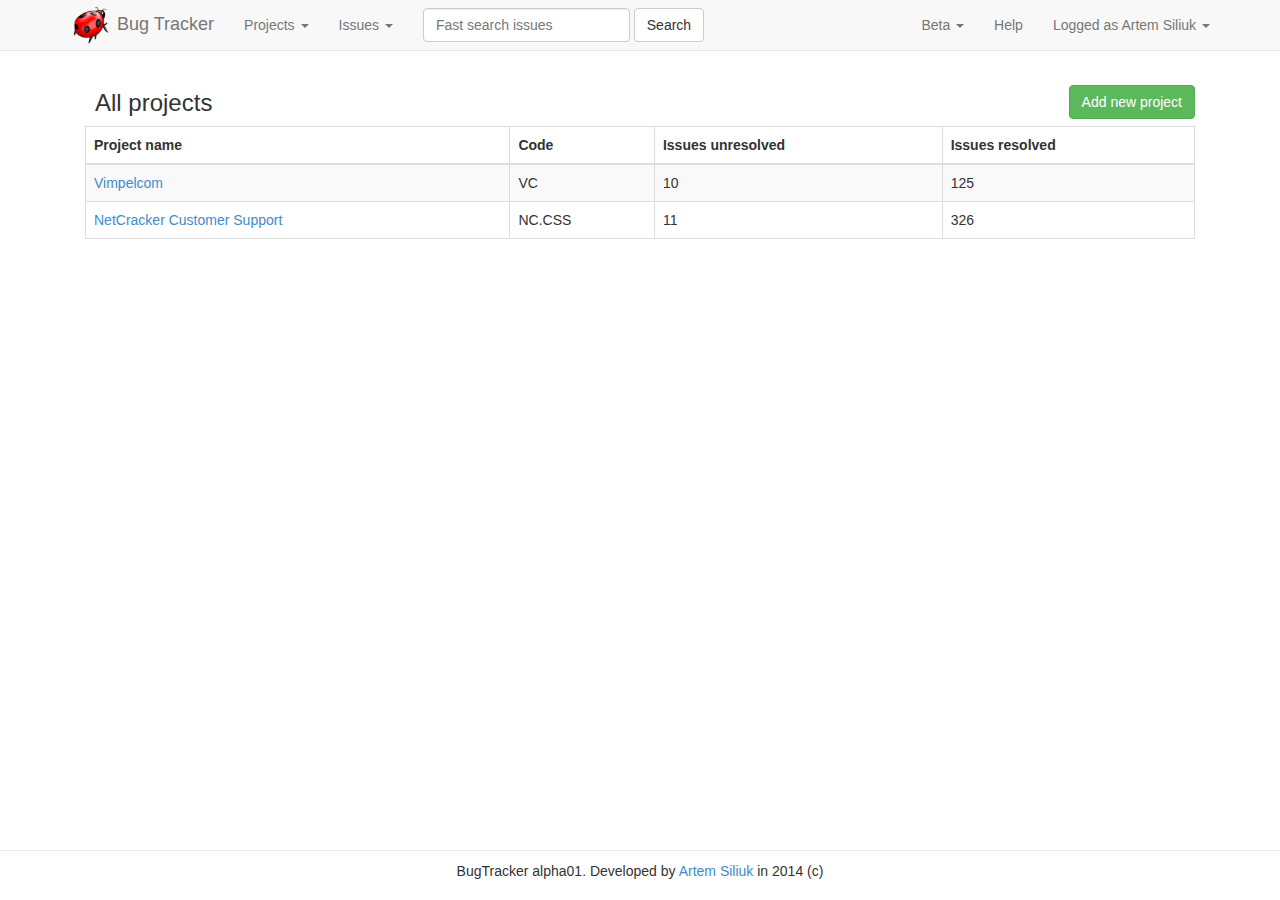
<file: index.html>
<!DOCTYPE html>
<html lang="en">
<head>
    <meta charset="utf-8">
    <meta http-equiv="X-UA-Compatible" content="IE=edge">
    <meta name="viewport" content="width=device-width, initial-scale=1">
    <title>Bug Tracker</title>

    <!-- Bootstrap -->
    <link href="css/bootstrap.min.css" rel="stylesheet">
    <link href="css/style.css" rel="stylesheet">
    <link href="logo.png" rel="shortcut icon" type="image/x-icon"/>

    <!-- HTML5 Shim and Respond.js IE8 support of HTML5 elements and media queries -->
    <!-- WARNING: Respond.js doesn't work if you view the page via file:// -->
    <!--[if lt IE 9]>
    <script src="https://oss.maxcdn.com/html5shiv/3.7.2/html5shiv.min.js"></script>
    <script src="https://oss.maxcdn.com/respond/1.4.2/respond.min.js"></script>
    <![endif]-->
</head>
<body>
<div id="header">
    <nav class="navbar navbar-default navbar-fixed-top" role="navigation">
        <div class="container">
            <!-- Brand and toggle get grouped for better mobile display -->
            <div class="navbar-header">
                <button type="button" class="navbar-toggle collapsed" data-toggle="collapse"
                        data-target="#bs-example-navbar-collapse-1">
                    <span class="sr-only">Toggle navigation</span>
                    <span class="icon-bar"></span>
                    <span class="icon-bar"></span>
                    <span class="icon-bar"></span>
                </button>
                <a class="navbar-brand" href="index.html">
                    <img alt="Brand" src="img/logo.png" height="42px"> Bug Tracker </a>
            </div>

            <!-- Collect the nav links, forms, and other content for toggling -->
            <div class="collapse navbar-collapse" id="bs-example-navbar-collapse-1">
                <ul class="nav navbar-nav">
                    <li class="dropdown">
                        <a href="#" class="dropdown-toggle" data-toggle="dropdown">Projects <span class="caret"></span></a>
                        <ul class="dropdown-menu" role="menu">
                            <li><a href="#">Current project</a></li>
                            <li class="divider"></li>
                            <li><a href="project.html?id=1">Vimpelcom</a></li>
                            <li><a href="project.html?id=2">NC.CSS</a></li>
                            <li><a href="#">Sumy Courses</a></li>
                            <li class="divider"></li>
                            <li><a href="index.html">All projects</a></li>
                        </ul>
                    </li>
                    <li class="dropdown">
                        <a href="#" class="dropdown-toggle" data-toggle="dropdown">Issues <span
                                class="caret"></span></a>
                        <ul class="dropdown-menu" role="menu">
                            <li><a href="#">Assigned to me</a></li>
                            <li><a href="#">Reported by me</a></li>
                            <li class="divider"></li>
                            <li><a href="#">All issues</a></li>
                        </ul>
                    </li>
                </ul>
                <form class="navbar-form navbar-left" role="search">
                    <div class="form-group">
                        <input type="text" class="form-control" placeholder="Fast search issues">
                    </div>
                    <button type="submit" class="btn btn-default">Search</button>
                </form>
                <ul class="nav navbar-nav navbar-right">
                    <li class="dropdown">
                        <a href="#" class="dropdown-toggle" data-toggle="dropdown">Beta <span
                                class="caret"></span></a>
                        <ul class="dropdown-menu" role="menu">
                            <li><a href="new.html">What's new</a></li>
                            <li><a href="feedback.html">Feedback</a></li>
                        </ul>
                    </li>
                    <li><a href="help.html">Help </a></li>
                    <li class="dropdown">
                        <a href="#" class="dropdown-toggle" data-toggle="dropdown">Logged as Artem Siliuk <span
                                class="caret"></span></a>
                        <ul class="dropdown-menu" role="menu">
                            <li><a href="#">My profile</a></li>
                            <li><a href="#">My settings</a></li>
                            <li class="divider"></li>
                            <li><a href="#">Log out</a></li>
                        </ul>
                    </li>
                </ul>
            </div>
            <!-- /.navbar-collapse -->
        </div>
        <!-- /.container-fluid -->
    </nav>


</div>
<div class="container">
    <div id="content">
        <div class="col-sm-8">
            <h3>All projects</h3>

        </div>
        <div class="col-sm-4 controlButton">
            <div align="right">
                <button type="button" class="btn btn-success" data-toggle="modal" data-target="#addProjectModal">Add new
                    project
                </button>
            </div>

            <!-- Modal -->
            <div class="modal fade" id="addProjectModal" tabindex="-1" role="dialog" aria-labelledby="myModalLabel"
                 aria-hidden="true">
                <div class="modal-dialog">
                    <div class="modal-content">
                        <div class="modal-header">
                            <button type="button" class="close" data-dismiss="modal"><span
                                    aria-hidden="true">&times;</span><span class="sr-only">Close</span></button>
                            <h4 class="modal-title" id="myModalLabel">Add new project</h4>
                        </div>
                        <div class="modal-body">
                            <form role="form" id="addProjectForm" method="get" action="index.html">
                                <input type="hidden" name="act" value="create_project">

                                <div class="form-group" id="projectNameGroup">
                                    <label for="projectName">Project name</label>
                                    <input type="text" class="form-control" name="name" placeholder="Enter project name"
                                           id="projectName">
                                    <span style="display: none"
                                          class="glyphicon glyphicon-remove form-control-feedback"></span>

                                    <div style="display: none" class="alert alert-danger" role="alert">Project name must
                                        be filled
                                    </div>
                                </div>
                                <div class="form-group" id="projectCodeGroup">
                                    <label for="projectCode">Project code</label>
                                    <input type="text" class="form-control" name="code" placeholder="Enter project code"
                                           id="projectCode">
                                    <span style="display: none"
                                          class="glyphicon glyphicon-remove form-control-feedback"></span>

                                    <div style="display: none" class="alert alert-danger" role="alert">Project code must
                                        be filled
                                    </div>
                                </div>
                            </form>
                        </div>
                        <div class="modal-footer">
                            <button type="button" class="btn btn-primary" onclick="validateProjectCreateForm()"
                                    form="addProjectForm">Submit
                            </button>
                            <button type="button" class="btn btn-default" data-dismiss="modal">Cancel</button>
                        </div>
                    </div>
                </div>
            </div>


        </div>
        <div class="col-sm-12">
            <table class="table table-bordered table-striped table-hover">
                <thead>
                <tr>
                    <th>Project name</th>
                    <th>Code</th>
                    <th>Issues unresolved</th>
                    <th>Issues resolved</th>
                </tr>
                </thead>
                <tbody>
                <tr>
                    <td><a href="project.html?id=1">Vimpelcom</a></td>
                    <td>VC</td>
                    <td>10</td>
                    <td>125</td>
                </tr>
                <tr>
                    <td><a href="project.html?id=2">NetCracker Customer Support</a></td>
                    <td>NC.CSS</td>
                    <td>11</td>
                    <td>326</td>
                </tr>

                </tbody>
            </table>
        </div>

    </div>
</div>
<div id="footer">
    <nav class="navbar navbar-default navbar-fixed-bottom" role="navigation" id="footerSignature">
        <div class="container">
            <!-- Brand and toggle get grouped for better mobile display -->
            <div class="navbar-header">
                <button type="button" class="navbar-toggle collapsed" data-toggle="collapse"
                        data-target="#bs-example-navbar-collapse-1">
                    <span class="sr-only">Toggle navigation</span>
                    <span class="icon-bar"></span>
                    <span class="icon-bar"></span>
                    <span class="icon-bar"></span>
                </button>
            </div>
            
            <!-- Collect the nav links, forms, and other content for toggling -->
            <div class="collapse navbar-collapse">
                
                    <div align="center">BugTracker alpha01. Developed by <a href="mailto:artem.siliuk@netcracker.com">Artem
                Siliuk</a> in 2014 (c)
                    </div>
                
            </div>
            <!-- /.navbar-collapse -->
        </div>
        <!-- /.container-fluid -->
    </nav>
</div>


<!-- jQuery (necessary for Bootstrap's JavaScript plugins) -->
<script src="js/jquery-1.11.1.min.js"></script>
<!-- Include all compiled plugins (below), or include individual files as needed -->
<script src="js/bootstrap.min.js"></script>
<script src="js/validateform.js"></script>
</body>
</html>
</file>
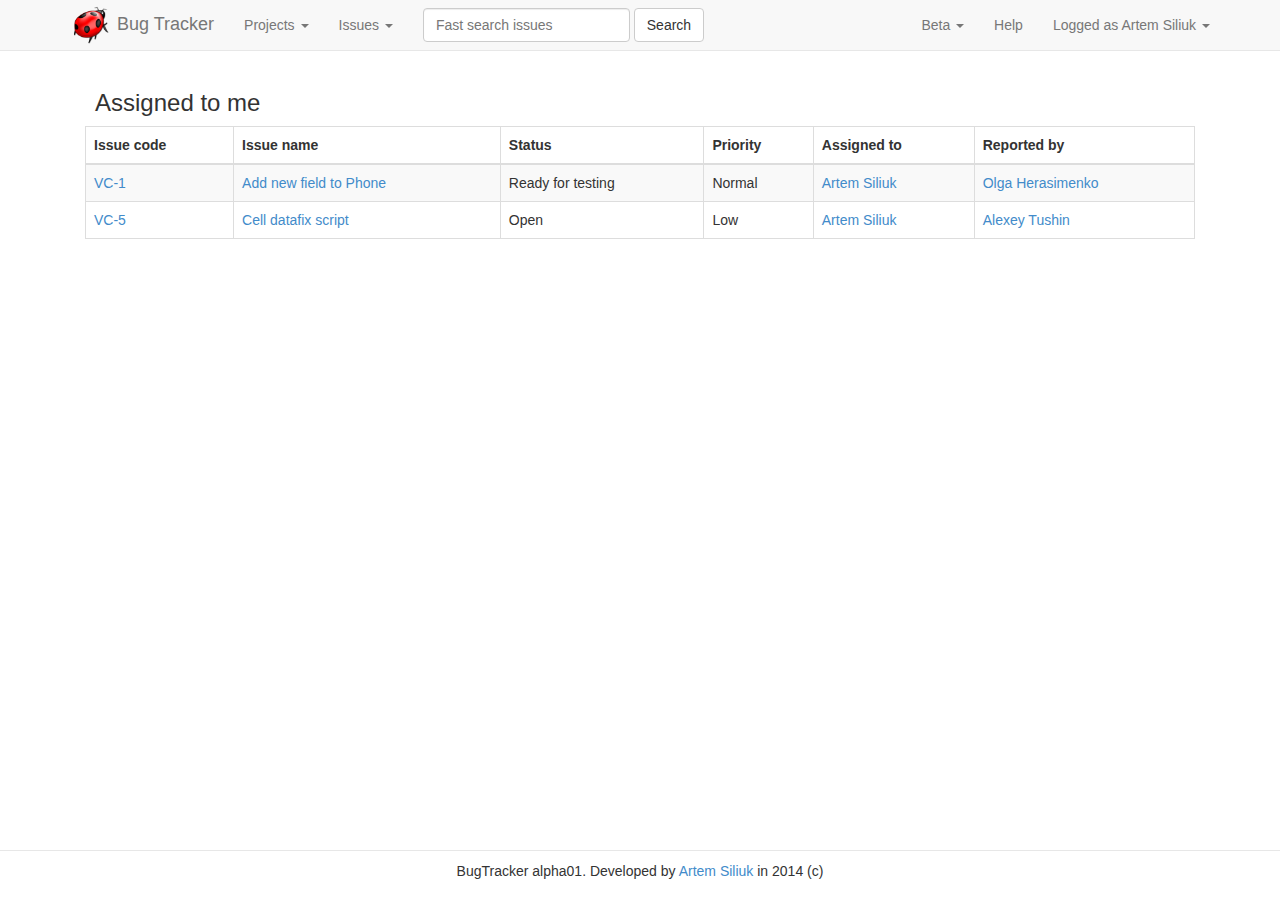
<file: assigned.html>
<!DOCTYPE html>
<html lang="en">
<head>
    <meta charset="utf-8">
    <meta http-equiv="X-UA-Compatible" content="IE=edge">
    <meta name="viewport" content="width=device-width, initial-scale=1">
    <title>Bug Tracker</title>

    <!-- Bootstrap -->
    <link href="css/bootstrap.min.css" rel="stylesheet">
    <link href="css/style.css" rel="stylesheet">
    <link href="logo.png" rel="shortcut icon" type="image/x-icon"/>

    <!-- HTML5 Shim and Respond.js IE8 support of HTML5 elements and media queries -->
    <!-- WARNING: Respond.js doesn't work if you view the page via file:// -->
    <!--[if lt IE 9]>
    <script src="https://oss.maxcdn.com/html5shiv/3.7.2/html5shiv.min.js"></script>
    <script src="https://oss.maxcdn.com/respond/1.4.2/respond.min.js"></script>
    <![endif]-->
</head>
<body>
<div id="header">
    <nav class="navbar navbar-default navbar-fixed-top" role="navigation">
        <div class="container">
            <!-- Brand and toggle get grouped for better mobile display -->
            <div class="navbar-header">
                <button type="button" class="navbar-toggle collapsed" data-toggle="collapse"
                        data-target="#bs-example-navbar-collapse-1">
                    <span class="sr-only">Toggle navigation</span>
                    <span class="icon-bar"></span>
                    <span class="icon-bar"></span>
                    <span class="icon-bar"></span>
                </button>
                <a class="navbar-brand" href="index.html">
                    <img alt="Brand" src="img/logo.png" height="42px"> Bug Tracker </a>
            </div>

            <!-- Collect the nav links, forms, and other content for toggling -->
            <div class="collapse navbar-collapse" id="bs-example-navbar-collapse-1">
                <ul class="nav navbar-nav">
                    <li class="dropdown">
                        <a href="#" class="dropdown-toggle" data-toggle="dropdown">Projects <span class="caret"></span></a>
                        <ul class="dropdown-menu" role="menu">
                            <li><a href="#">Current project</a></li>
                            <li class="divider"></li>
                            <li><a href="project.html?id=1">Vimpelcom</a></li>
                            <li><a href="project.html?id=2">NC.CSS</a></li>
                            <li><a href="#">Sumy Courses</a></li>
                            <li class="divider"></li>
                            <li><a href="index.html">All projects</a></li>
                        </ul>
                    </li>
                    <li class="dropdown">
                        <a href="#" class="dropdown-toggle" data-toggle="dropdown">Issues <span
                                class="caret"></span></a>
                        <ul class="dropdown-menu" role="menu">
                            <li><a href="assigned.html">Assigned to me</a></li>
                            <li><a href="reported.html">Reported by me</a></li>
                            <li class="divider"></li>
                            <li><a href="#">All issues</a></li>
                        </ul>
                    </li>
                </ul>
                <form class="navbar-form navbar-left" role="search">
                    <div class="form-group">
                        <input type="text" class="form-control" placeholder="Fast search issues">
                    </div>
                    <button type="submit" class="btn btn-default">Search</button>
                </form>
                <ul class="nav navbar-nav navbar-right">
                    <li class="dropdown">
                        <a href="#" class="dropdown-toggle" data-toggle="dropdown">Beta <span
                                class="caret"></span></a>
                        <ul class="dropdown-menu" role="menu">
                            <li><a href="new.html">What's new</a></li>
                            <li><a href="feedback.html">Feedback</a></li>
                        </ul>
                    </li>
                    <li><a href="help.html">Help </a></li>
                    <li class="dropdown">
                        <a href="#" class="dropdown-toggle" data-toggle="dropdown">Logged as Artem Siliuk <span
                                class="caret"></span></a>
                        <ul class="dropdown-menu" role="menu">
                            <li><a href="users.html?id=1">My profile</a></li>
                            <li><a href="#">My settings</a></li>
                            <li class="divider"></li>
                            <li><a href="#">Log out</a></li>
                        </ul>
                    </li>
                </ul>
            </div>
            <!-- /.navbar-collapse -->
        </div>
        <!-- /.container-fluid -->
    </nav>


</div>
<div class="container">
    <div id="content">
        <div class="col-sm-8">
            <h3>Assigned to me</h3>
        </div>
        <div class="col-sm-4 controlButton">
        </div>
        <div class="col-sm-12">
            <table class="table table-bordered table-striped table-hover">
                <thead>
                <tr>
                    <th>Issue code</th>
                    <th>Issue name</th>
                    <th>Status</th>
                    <th>Priority</th>
                    <th>Assigned to</th>
                    <th>Reported by</th>
                </tr>
                </thead>
                <tbody>
                <tr>
                    <td><a href="issue.html?id=1">VC-1</a></td>
                    <td><a href="issue.html?id=1">Add new field to Phone</a></td>
                    <td>Ready for testing</td>
                    <td>Normal</td>
                    <td><a href="users.html?id=1">Artem Siliuk</a></td>
                    <td><a href="users.html?id=1">Olga Herasimenko</a></td>
                </tr>
                <tr>
                    <td><a href="issue.html?id=5">VC-5</a></td>
                    <td><a href="issue.html?id=5">Cell datafix script</a></td>
                    <td>Open</td>
                    <td>Low</td>
                    <td><a href="users.html?id=1">Artem Siliuk</a></td>
                    <td><a href="users.html?id=5">Alexey Tushin</a></td>
                </tr>
                </tbody>
            </table>
        </div>

    </div>
</div>
<div id="footer">
    <nav class="navbar navbar-default navbar-fixed-bottom" role="navigation" id="footerSignature">
        <div class="container">
            <!-- Brand and toggle get grouped for better mobile display -->
            <div class="navbar-header">
                <button type="button" class="navbar-toggle collapsed" data-toggle="collapse"
                        data-target="#bs-example-navbar-collapse-1">
                    <span class="sr-only">Toggle navigation</span>
                    <span class="icon-bar"></span>
                    <span class="icon-bar"></span>
                    <span class="icon-bar"></span>
                </button>
            </div>
            
            <!-- Collect the nav links, forms, and other content for toggling -->
            <div class="collapse navbar-collapse">
                
                    <div align="center">BugTracker alpha01. Developed by <a href="mailto:artem.siliuk@netcracker.com">Artem
                Siliuk</a> in 2014 (c)
                    </div>
                
            </div>
            <!-- /.navbar-collapse -->
        </div>
        <!-- /.container-fluid -->
    </nav>
</div>


<!-- jQuery (necessary for Bootstrap's JavaScript plugins) -->
<script src="js/jquery-1.11.1.min.js"></script>
<!-- Include all compiled plugins (below), or include individual files as needed -->
<script src="js/bootstrap.min.js"></script>
<script src="js/validateform.js"></script>
</body>
</html>
</file>
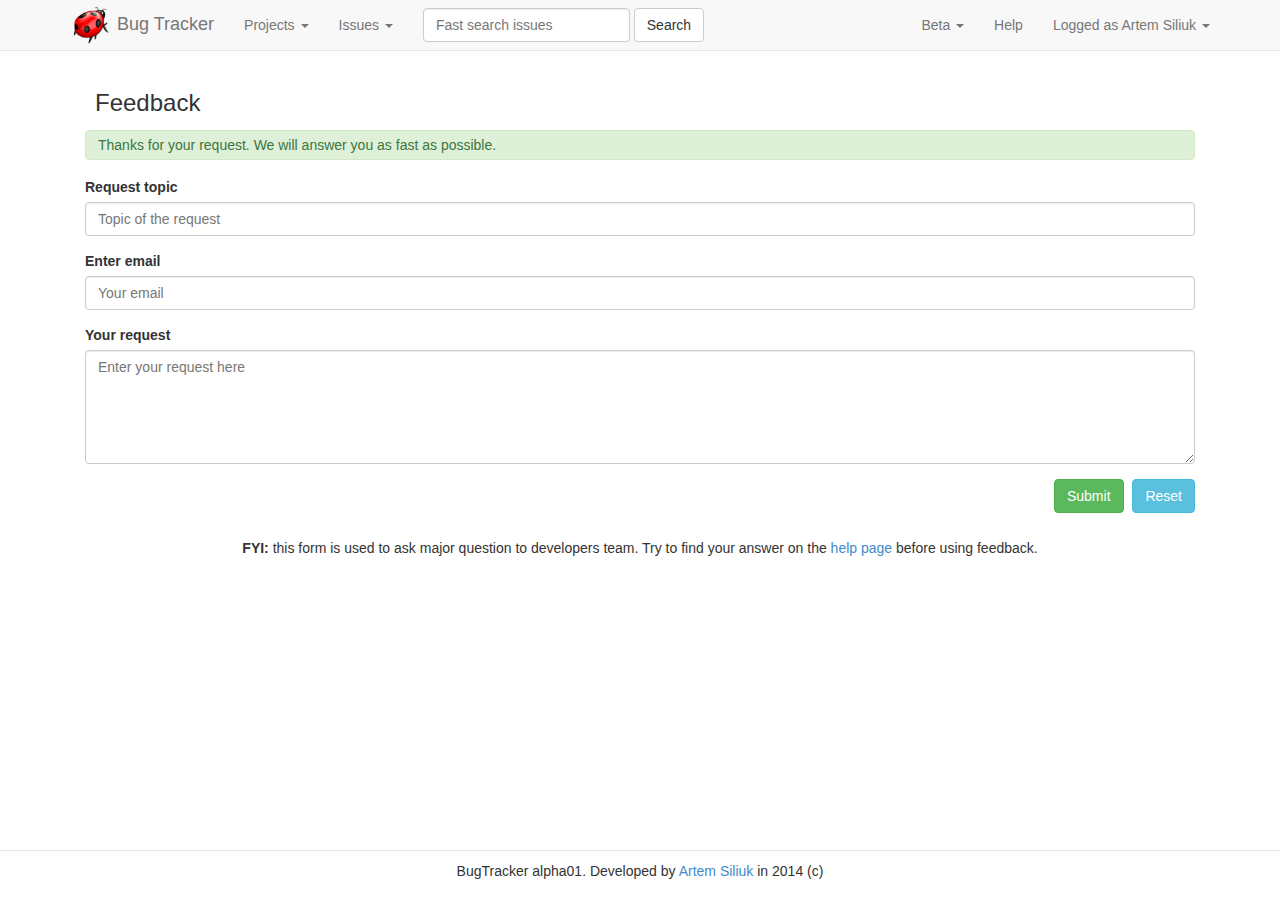
<file: feedback.html>
<!DOCTYPE html>
<html lang="en">
<head>
    <meta charset="utf-8">
    <meta http-equiv="X-UA-Compatible" content="IE=edge">
    <meta name="viewport" content="width=device-width, initial-scale=1">
    <title>Bug Tracker</title>

    <!-- Bootstrap -->
    <link href="css/bootstrap.min.css" rel="stylesheet">
    <link href="css/style.css" rel="stylesheet">
    <link href="logo.png" rel="shortcut icon" type="image/x-icon"/>

    <!-- HTML5 Shim and Respond.js IE8 support of HTML5 elements and media queries -->
    <!-- WARNING: Respond.js doesn't work if you view the page via file:// -->
    <!--[if lt IE 9]>
    <script src="https://oss.maxcdn.com/html5shiv/3.7.2/html5shiv.min.js"></script>
    <script src="https://oss.maxcdn.com/respond/1.4.2/respond.min.js"></script>
    <![endif]-->
</head>
<body>
<div id="header">
    <nav class="navbar navbar-default navbar-fixed-top" role="navigation">
        <div class="container">
            <!-- Brand and toggle get grouped for better mobile display -->
            <div class="navbar-header">
                <button type="button" class="navbar-toggle collapsed" data-toggle="collapse"
                        data-target="#bs-example-navbar-collapse-1">
                    <span class="sr-only">Toggle navigation</span>
                    <span class="icon-bar"></span>
                    <span class="icon-bar"></span>
                    <span class="icon-bar"></span>
                </button>
                <a class="navbar-brand" href="index.html">
                    <img alt="Brand" src="img/logo.png" height="42px"> Bug Tracker </a>
            </div>

            <!-- Collect the nav links, forms, and other content for toggling -->
            <div class="collapse navbar-collapse" id="bs-example-navbar-collapse-1">
                <ul class="nav navbar-nav">
                    <li class="dropdown">
                        <a href="#" class="dropdown-toggle" data-toggle="dropdown">Projects <span class="caret"></span></a>
                        <ul class="dropdown-menu" role="menu">
                            <li><a href="#">Current project</a></li>
                            <li class="divider"></li>
                            <li><a href="project.html?id=1">Vimpelcom</a></li>
                            <li><a href="project.html?id=2">NC.CSS</a></li>
                            <li><a href="#">Sumy Courses</a></li>
                            <li class="divider"></li>
                            <li><a href="index.html">All projects</a></li>
                        </ul>
                    </li>
                    <li class="dropdown">
                        <a href="#" class="dropdown-toggle" data-toggle="dropdown">Issues <span
                                class="caret"></span></a>
                        <ul class="dropdown-menu" role="menu">
                            <li><a href="assigned.html">Assigned to me</a></li>
                            <li><a href="reported.html">Reported by me</a></li>
                            <li class="divider"></li>
                            <li><a href="#">All issues</a></li>
                        </ul>
                    </li>
                </ul>
                <form class="navbar-form navbar-left" role="search">
                    <div class="form-group">
                        <input type="text" class="form-control" placeholder="Fast search issues">
                    </div>
                    <button type="submit" class="btn btn-default">Search</button>
                </form>
                <ul class="nav navbar-nav navbar-right">
                    <li class="dropdown">
                        <a href="#" class="dropdown-toggle" data-toggle="dropdown">Beta <span
                                class="caret"></span></a>
                        <ul class="dropdown-menu" role="menu">
                            <li><a href="new.html">What's new</a></li>
                            <li><a href="feedback.html">Feedback</a></li>
                        </ul>
                    </li>
                    <li><a href="help.html">Help </a></li>
                    <li class="dropdown">
                        <a href="#" class="dropdown-toggle" data-toggle="dropdown">Logged as Artem Siliuk <span
                                class="caret"></span></a>
                        <ul class="dropdown-menu" role="menu">
                            <li><a href="users.html?id=1">My profile</a></li>
                            <li><a href="#">My settings</a></li>
                            <li class="divider"></li>
                            <li><a href="#">Log out</a></li>
                        </ul>
                    </li>
                </ul>
            </div>
            <!-- /.navbar-collapse -->
        </div>
        <!-- /.container-fluid -->
    </nav>


</div>
<div class="container">
    <div id="content">
        <div class="col-sm-12">
            <h3>Feedback</h3>
        </div>
        <div class="col-sm-12">
            <div id="requestResultMessage">
                <p class="alert alert-success">Thanks for your request. We will answer you as fast as possible.</p>
            </div>
            <div id="requestField">
                <form class="form" role="form" id="feedbackForm" method="get" action="feedback.html">

                    <div class="form-group" id="topicRequestGroup">
                        <label for="inputTopic" class="control-label"> Request topic </label>
                        <input type="text" class="form-control" id="inputTopic" placeholder="Topic of the request"
                               name="topic">
                    <span style="display: none"
                          class="glyphicon glyphicon-remove form-control-feedback"></span>

                        <div style="display: none" class="alert alert-danger" role="alert">You should fill request topic
                        </div>
                    </div>
                    <div class="form-group" id="emailGroup">
                        <label for="inputEmail" class="control-label"> Enter email </label>
                        <input type="email" class="form-control" id="inputEmail" placeholder="Your email" name="mail">
                    <span style="display: none"
                          class="glyphicon glyphicon-remove form-control-feedback"></span>

                        <div style="display: none" class="alert alert-danger" role="alert">Incorrect email. It should be
                            like pattern username@host
                        </div>
                    </div>
                    <div class="form-group" id="requestDescriptionGroup">
                        <label for="inputText" class="control-label"> Your request </label>
                        <textarea class="form-control" rows="5" id="inputText"
                                  name="text" placeholder="Enter your request here"></textarea>
                    <span style="display: none"
                          class="glyphicon glyphicon-remove form-control-feedback"></span>

                        <div style="display: none" class="alert alert-danger" role="alert">You shoul fill request
                            description
                        </div>
                    </div>
                    <div align="right">
                        <button type="button" class="btn btn-success" form="feedbackForm"
                                onclick="validateFeedbackForm()"
                                id="feedbackSubmit">
                            Submit
                        </button>
                        <button type="reset" class="btn btn-info" form="feedbackForm" onclick="resetFeedbackForm()">Reset</button>
                    </div>
                </form>

            </div>
            <div class="col-sm-12" align="center">
                <b>FYI:</b> this form is used to ask major question to developers team. Try to find your answer on the
                <a href="help.html"> help page</a> before using feedback.
            </div>
        </div>
    </div>
</div>
<div id="footer">
    <nav class="navbar navbar-default navbar-fixed-bottom" role="navigation" id="footerSignature">
        <div class="container">
            <!-- Brand and toggle get grouped for better mobile display -->
            <div class="navbar-header">
                <button type="button" class="navbar-toggle collapsed" data-toggle="collapse"
                        data-target="#bs-example-navbar-collapse-1">
                    <span class="sr-only">Toggle navigation</span>
                    <span class="icon-bar"></span>
                    <span class="icon-bar"></span>
                    <span class="icon-bar"></span>
                </button>
            </div>
            
            <!-- Collect the nav links, forms, and other content for toggling -->
            <div class="collapse navbar-collapse">
                
                    <div align="center">BugTracker alpha01. Developed by <a href="mailto:artem.siliuk@netcracker.com">Artem
                Siliuk</a> in 2014 (c)
                    </div>
                
            </div>
            <!-- /.navbar-collapse -->
        </div>
        <!-- /.container-fluid -->
    </nav>
</div>


<!-- jQuery (necessary for Bootstrap's JavaScript plugins) -->
<script src="js/jquery-1.11.1.min.js"></script>
<!-- Include all compiled plugins (below), or include individual files as needed -->
<script src="js/bootstrap.min.js"></script>
<script src="js/validateform.js"></script>
</body>
</html>
</file>
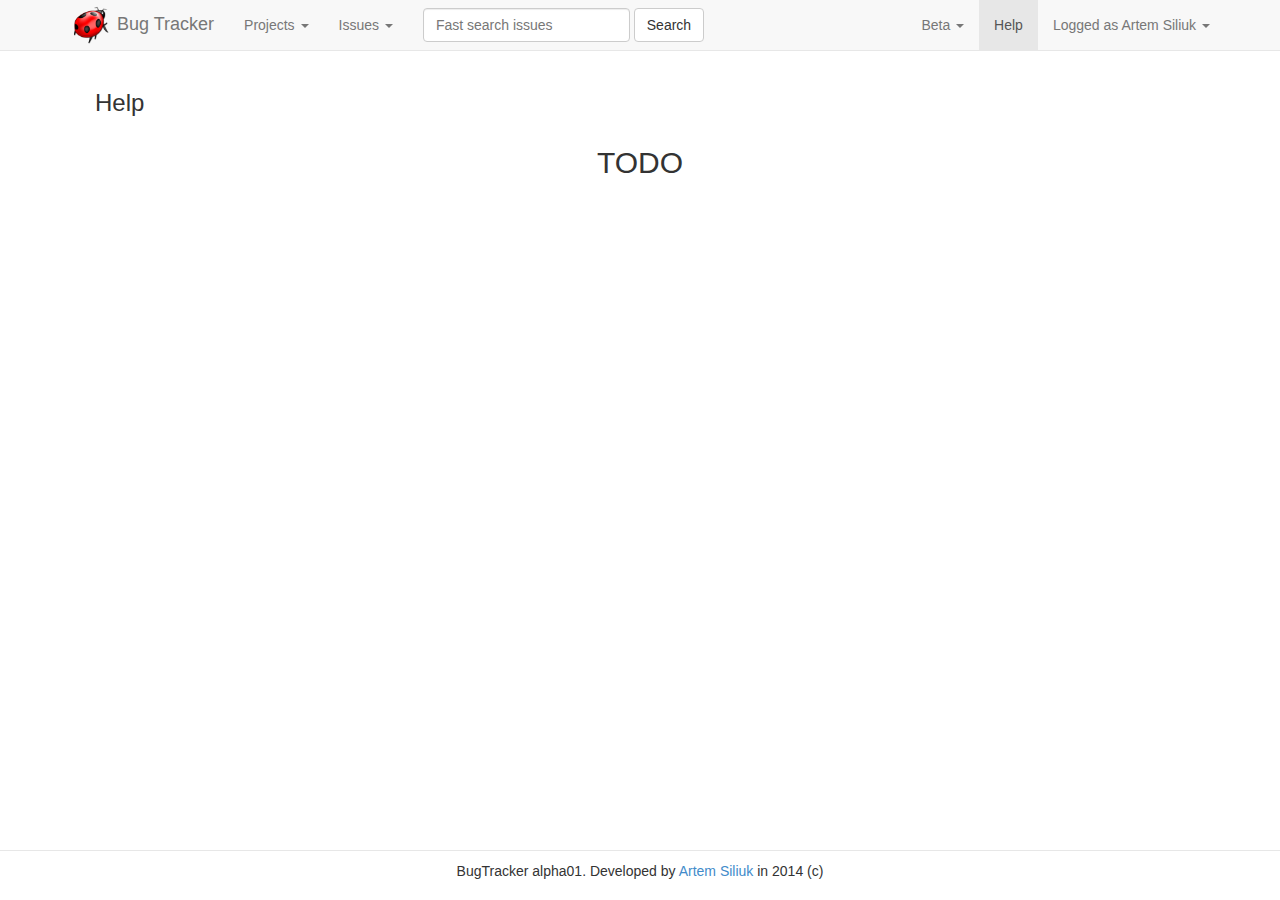
<file: help.html>
<!DOCTYPE html>
<html lang="en">
<head>
    <meta charset="utf-8">
    <meta http-equiv="X-UA-Compatible" content="IE=edge">
    <meta name="viewport" content="width=device-width, initial-scale=1">
    <title>Bug Tracker</title>

    <!-- Bootstrap -->
    <link href="css/bootstrap.min.css" rel="stylesheet">
    <link href="css/style.css" rel="stylesheet">
    <link href="logo.png" rel="shortcut icon" type="image/x-icon"/>

    <!-- HTML5 Shim and Respond.js IE8 support of HTML5 elements and media queries -->
    <!-- WARNING: Respond.js doesn't work if you view the page via file:// -->
    <!--[if lt IE 9]>
    <script src="https://oss.maxcdn.com/html5shiv/3.7.2/html5shiv.min.js"></script>
    <script src="https://oss.maxcdn.com/respond/1.4.2/respond.min.js"></script>
    <![endif]-->
</head>
<body>
<div id="header">
    <nav class="navbar navbar-default navbar-fixed-top" role="navigation">
        <div class="container">
            <!-- Brand and toggle get grouped for better mobile display -->
            <div class="navbar-header">
                <button type="button" class="navbar-toggle collapsed" data-toggle="collapse"
                        data-target="#bs-example-navbar-collapse-1">
                    <span class="sr-only">Toggle navigation</span>
                    <span class="icon-bar"></span>
                    <span class="icon-bar"></span>
                    <span class="icon-bar"></span>
                </button>
                <a class="navbar-brand" href="index.html">
                    <img alt="Brand" src="img/logo.png" height="42px"> Bug Tracker </a>
            </div>

            <!-- Collect the nav links, forms, and other content for toggling -->
            <div class="collapse navbar-collapse" id="bs-example-navbar-collapse-1">
                <ul class="nav navbar-nav">
                    <li class="dropdown">
                        <a href="#" class="dropdown-toggle" data-toggle="dropdown">Projects <span class="caret"></span></a>
                        <ul class="dropdown-menu" role="menu">
                            <li><a href="#">Current project</a></li>
                            <li class="divider"></li>
                            <li><a href="project.html?id=1">Vimpelcom</a></li>
                            <li><a href="project.html?id=2">NC.CSS</a></li>
                            <li><a href="#">Sumy Courses</a></li>
                            <li class="divider"></li>
                            <li><a href="index.html">All projects</a></li>
                        </ul>
                    </li>
                    <li class="dropdown">
                        <a href="#" class="dropdown-toggle" data-toggle="dropdown">Issues <span
                                class="caret"></span></a>
                        <ul class="dropdown-menu" role="menu">
                            <li><a href="assigned.html">Assigned to me</a></li>
                            <li><a href="reported.html">Reported by me</a></li>
                            <li class="divider"></li>
                            <li><a href="#">All issues</a></li>
                        </ul>
                    </li>
                </ul>
                <form class="navbar-form navbar-left" role="search">
                    <div class="form-group">
                        <input type="text" class="form-control" placeholder="Fast search issues">
                    </div>
                    <button type="submit" class="btn btn-default">Search</button>
                </form>
                <ul class="nav navbar-nav navbar-right">
                    <li class="dropdown">
                        <a href="#" class="dropdown-toggle" data-toggle="dropdown">Beta <span
                                class="caret"></span></a>
                        <ul class="dropdown-menu" role="menu">
                            <li><a href="new.html">What's new</a></li>
                            <li><a href="feedback.html">Feedback</a></li>
                        </ul>
                    </li>
                    <li class="active"><a href="help.html">Help </a></li>
                    <li class="dropdown">
                        <a href="#" class="dropdown-toggle" data-toggle="dropdown">Logged as Artem Siliuk <span
                                class="caret"></span></a>
                        <ul class="dropdown-menu" role="menu">
                            <li><a href="users.html?id=1">My profile</a></li>
                            <li><a href="#">My settings</a></li>
                            <li class="divider"></li>
                            <li><a href="#">Log out</a></li>
                        </ul>
                    </li>
                </ul>
            </div>
            <!-- /.navbar-collapse -->
        </div>
        <!-- /.container-fluid -->
    </nav>


</div>
<div class="container">
    <div id="content">
        <div class="col-sm-8">
            <h3>Help</h3>
        </div>
        <div class="col-sm-12">
            <h2 align="center">TODO</h2>
        </div>
    </div>
</div>
<div id="footer">
    <nav class="navbar navbar-default navbar-fixed-bottom" role="navigation" id="footerSignature">
        <div class="container">
            <!-- Brand and toggle get grouped for better mobile display -->
            <div class="navbar-header">
                <button type="button" class="navbar-toggle collapsed" data-toggle="collapse"
                        data-target="#bs-example-navbar-collapse-1">
                    <span class="sr-only">Toggle navigation</span>
                    <span class="icon-bar"></span>
                    <span class="icon-bar"></span>
                    <span class="icon-bar"></span>
                </button>
            </div>
            
            <!-- Collect the nav links, forms, and other content for toggling -->
            <div class="collapse navbar-collapse">
                
                    <div align="center">BugTracker alpha01. Developed by <a href="mailto:artem.siliuk@netcracker.com">Artem
                Siliuk</a> in 2014 (c)
                    </div>
                
            </div>
            <!-- /.navbar-collapse -->
        </div>
        <!-- /.container-fluid -->
    </nav>
</div>


<!-- jQuery (necessary for Bootstrap's JavaScript plugins) -->
<script src="js/jquery-1.11.1.min.js"></script>
<!-- Include all compiled plugins (below), or include individual files as needed -->
<script src="js/bootstrap.min.js"></script>
<script src="js/validateform.js"></script>
</body>
</html>
</file>
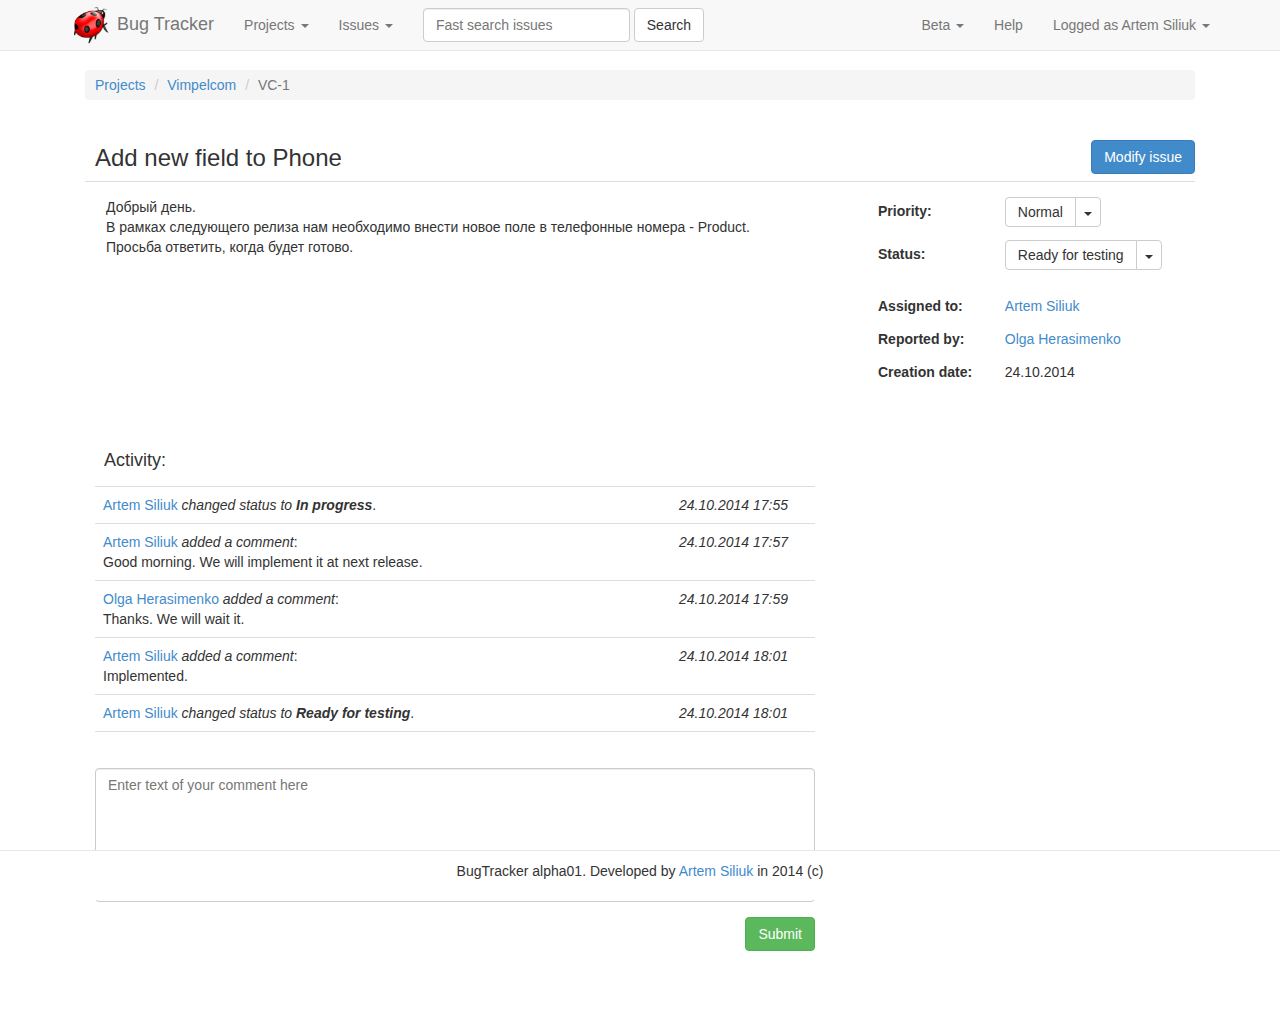
<file: issue.html>
<!DOCTYPE html>
<html lang="en">
<head>
    <meta charset="utf-8">
    <meta http-equiv="X-UA-Compatible" content="IE=edge">
    <meta name="viewport" content="width=device-width, initial-scale=1">
    <title>Bug Tracker</title>

    <!-- Bootstrap -->
    <link href="css/bootstrap.min.css" rel="stylesheet">
    <link href="css/style.css" rel="stylesheet">
    <link href="logo.png" rel="shortcut icon" type="image/x-icon"/>

    <!-- HTML5 Shim and Respond.js IE8 support of HTML5 elements and media queries -->
    <!-- WARNING: Respond.js doesn't work if you view the page via file:// -->
    <!--[if lt IE 9]>
    <script src="https://oss.maxcdn.com/html5shiv/3.7.2/html5shiv.min.js"></script>
    <script src="https://oss.maxcdn.com/respond/1.4.2/respond.min.js"></script>
    <script>$(document).ready(function () {
        resizeTextarea('issueDescription');
    });</script>
    <![endif]-->
</head>
<body>
<div id="header">
    <nav class="navbar navbar-default navbar-fixed-top" role="navigation">
        <div class="container">
            <!-- Brand and toggle get grouped for better mobile display -->
            <div class="navbar-header">
                <button type="button" class="navbar-toggle collapsed" data-toggle="collapse"
                        data-target="#bs-example-navbar-collapse-1">
                    <span class="sr-only">Toggle navigation</span>
                    <span class="icon-bar"></span>
                    <span class="icon-bar"></span>
                    <span class="icon-bar"></span>
                </button>
                <a class="navbar-brand" href="index.html">
                    <img alt="Brand" src="img/logo.png" height="42px"> Bug Tracker </a>
            </div>

            <!-- Collect the nav links, forms, and other content for toggling -->
            <div class="collapse navbar-collapse" id="bs-example-navbar-collapse-1">
                <ul class="nav navbar-nav">
                    <li class="dropdown">
                        <a href="#" class="dropdown-toggle" data-toggle="dropdown">Projects <span class="caret"></span></a>
                        <ul class="dropdown-menu" role="menu">
                            <li><a href="#">Current project</a></li>
                            <li class="divider"></li>
                            <li><a href="project.html?id=1">Vimpelcom</a></li>
                            <li><a href="project.html?id=2">NC.CSS</a></li>
                            <li><a href="#">Sumy Courses</a></li>
                            <li class="divider"></li>
                            <li><a href="index.html">All projects</a></li>
                        </ul>
                    </li>
                    <li class="dropdown">
                        <a href="#" class="dropdown-toggle" data-toggle="dropdown">Issues <span
                                class="caret"></span></a>
                        <ul class="dropdown-menu" role="menu">
                            <li><a href="assigned.html">Assigned to me</a></li>
                            <li><a href="reported.html">Reported by me</a></li>
                            <li class="divider"></li>
                            <li><a href="#">All issues</a></li>
                        </ul>
                    </li>
                </ul>
                <form class="navbar-form navbar-left" role="search">
                    <div class="form-group">
                        <input type="text" class="form-control" placeholder="Fast search issues">
                    </div>
                    <button type="submit" class="btn btn-default">Search</button>
                </form>
                <ul class="nav navbar-nav navbar-right">
                    <li class="dropdown">
                        <a href="#" class="dropdown-toggle" data-toggle="dropdown">Beta <span
                                class="caret"></span></a>
                        <ul class="dropdown-menu" role="menu">
                            <li><a href="new.html">What's new</a></li>
                            <li><a href="feedback.html">Feedback</a></li>
                        </ul>
                    </li>
                    <li><a href="help.html">Help </a></li>
                    <li class="dropdown">
                        <a href="#" class="dropdown-toggle" data-toggle="dropdown">Logged as Artem Siliuk <span
                                class="caret"></span></a>
                        <ul class="dropdown-menu" role="menu">
                            <li><a href="users.html?id=1">My profile</a></li>
                            <li><a href="#">My settings</a></li>
                            <li class="divider"></li>
                            <li><a href="#">Log out</a></li>
                        </ul>
                    </li>
                </ul>
            </div>
            <!-- /.navbar-collapse -->
        </div>
        <!-- /.container-fluid -->
    </nav>


</div>
<div class="container">
    <div id="content">
        <div class="col-sm-12">
            <ol class="breadcrumb">
                <li><a href="index.html">Projects</a></li>
                <li><a href="project.html?id=1">Vimpelcom</a></li>
                <li class="active">VC-1</li>
            </ol>
        </div>
        <div class="col-sm-4">
            <h3>Add new field to Phone</h3>
        </div>
        <div class="col-sm-8 controlButton">
            <div align="right">
                <button class="btn btn-primary" onclick="switchToModifyIssue('issueForm','issueText')"
                        id="modifyButton">Modify issue
                </button>
                <button class="btn btn-success" onclick="submitModifyIssue()" id="submitButton" style="display: none">
                    Submit
                </button>
                <button class="btn btn-default" onclick="cancelModifyIssue('issueForm','issueText')" id="cancelButton"
                        style="display: none">Cancel
                </button>
            </div>
        </div>
        <div class="col-sm-12">
            <table class="table">
                <tr>
                    <td width="70%">
                        <div id="issueText">
                            <p>Добрый день.<br/>
                                В рамках следующего релиза нам необходимо внести новое поле в телефонные номера -
                                Product.<br/>
                                Просьба ответить, когда будет готово.<br/>
                            </p>
                        </div>
                        <form class="form" role="form" id="issueForm" style="display: none">
                            <div class="form-group" id="issueDescriptionGroup">
                                <textarea name="description" id="issueDescription" class="form-control">
Добрый день.
В рамках следующего релиза нам необходимо внести новое поле в телефонные номера - Product.
Просьба ответить, когда будет готово.
                                </textarea>

                                <div style="display: none" class="alert alert-danger" role="alert">Issue description
                                    must be filled
                                </div>
                            </div>
                        </form>
                        <br/>
                    </td>
                    <td width="30%">
                        <table class="table issueParams">
                            <tbody>
                            <tr>
                                <th style="padding-top: 10px">Priority:</th>
                                <td>
                                    <div class="btn-group listAttributesCheck">
                                        <button type="button" class="btn btn-default listCheck">Normal</button>
                                        <button type="button" class="btn btn-default dropdown-toggle listCheck"
                                                data-toggle="dropdown">
                                            <span class="caret"></span>
                                            <span class="sr-only">Toggle Dropdown</span>
                                        </button>
                                        <ul class="dropdown-menu" role="menu">
                                            <li><a href="issue.html?act=edit&id=1&priority=1">Blocker</a></li>
                                            <li><a href="issue.html?act=edit&id=1&priority=2">Critical</a></li>
                                            <li><a href="issue.html?act=edit&id=1&priority=3">Major</a></li>
                                            <li><a href="issue.html?act=edit&id=1&priority=4">Normal</a></li>
                                            <li><a href="issue.html?act=edit&id=1&priority=5">Low</a></li>
                                        </ul>
                                    </div>
                                </td>
                            </tr>
                            <tr>
                                <th style="padding-top: 10px">Status:</th>
                                <td>
                                    <div class="btn-group listAttributesCheck">
                                        <button type="button" class="btn btn-default listCheck">Ready for testing
                                        </button>
                                        <button type="button" class="btn btn-default dropdown-toggle listCheck"
                                                data-toggle="dropdown">
                                            <span class="caret"></span>
                                            <span class="sr-only">Toggle Dropdown</span>
                                        </button>
                                        <ul class="dropdown-menu" role="menu">
                                            <li><a href="issue.html?act=edit&id=1&status=1">Open</a></li>
                                            <li><a href="issue.html?act=edit&id=1&status=2">In progress</a></li>
                                            <li><a href="issue.html?act=edit&id=1&status=3">Ready for testing</a></li>
                                            <li><a href="issue.html?act=edit&id=1&status=4">Resolved</a></li>
                                            <li><a href="issue.html?act=edit&id=1&status=5">Close</a></li>
                                        </ul>
                                    </div>
                                </td>
                            </tr>
                            <tr>
                                <td></td>
                                <td></td>
                            </tr>
                            <tr>
                                <th width="40%">Assigned to:</th>
                                <td width="60%"><a href="users.html?id=1">Artem Siliuk</a></td>
                            </tr>
                            <tr>
                                <th>Reported by:</th>
                                <td><a href="users.html?id=1">Olga Herasimenko</a></td>
                            </tr>
                            <tr>
                                <th>Creation date:</th>
                                <td>24.10.2014</td>
                            </tr>
                            </tbody>
                        </table>
                    </td>
                </tr>
            </table>
        </div>
        <div class="col-sm-8">
            <div id="activity">
                <h4>Activity:</h4>
                <table class="table table-hover">
                    <tbody>
                    <tr>
                        <td>
                            <a href="users.html?id=1">Artem Siliuk</a> <i>changed status to <b>In progress</b></i>.
                        </td>
                        <td width="20%">
                            <i>24.10.2014 17:55</i>
                        </td>
                    </tr>
                    <tr>
                        <td>
                            <a href="users.html?id=1">Artem Siliuk</a> <i>added a comment</i>:<br/>
                            Good morning. We will implement it at next release.
                        </td>
                        <td>
                            <i>24.10.2014 17:57</i>
                        </td>
                    </tr>
                    <tr>
                        <td><a href="users.html?id=1">Olga Herasimenko</a> <i>added a comment</i>:<br/>
                            Thanks. We will wait it.
                        </td>
                        <td>
                            <i>24.10.2014 17:59</i>
                        </td>
                    </tr>
                    <tr>
                        <td><a href="users.html?id=1">Artem Siliuk</a> <i>added a comment</i>:<br/>
                            Implemented.
                        </td>
                        <td>
                            <i>24.10.2014 18:01</i>
                        </td>
                    </tr>
                    <tr>
                        <td>
                            <a href="users.html?id=1">Artem Siliuk</a> <i>changed status to <b>Ready for testing</b></i>.
                        </td>
                        <td width="20%">
                            <i>24.10.2014 18:01</i>
                        </td>
                    </tr>
                    <tr>
                        <td></td>
                        <td></td>
                    </tr>
                    </tbody>

                </table>
                <form class="form" role="form" id="commentForm">
                    <div class="form-group" id="commentGroup">
                        <textarea name="comment" id="commentText" class="form-control" rows="6"
                                  placeholder="Enter text of your comment here"></textarea>

                        <div style="display: none" class="alert alert-danger" role="alert">Comment cannot be empty</div>
                    </div>
                </form>
                <div align="right">
                    <button class="btn btn-success" onclick="validateCommentForm()">Submit</button>
                </div>
            </div>
        </div>

    </div>
</div>
<div id="footer">
    <nav class="navbar navbar-default navbar-fixed-bottom" role="navigation" id="footerSignature">
        <div class="container">
            <!-- Brand and toggle get grouped for better mobile display -->
            <div class="navbar-header">
                <button type="button" class="navbar-toggle collapsed" data-toggle="collapse"
                        data-target="#bs-example-navbar-collapse-1">
                    <span class="sr-only">Toggle navigation</span>
                    <span class="icon-bar"></span>
                    <span class="icon-bar"></span>
                    <span class="icon-bar"></span>
                </button>
            </div>

            <!-- Collect the nav links, forms, and other content for toggling -->
            <div class="collapse navbar-collapse">

                <div align="center">BugTracker alpha01. Developed by <a href="mailto:artem.siliuk@netcracker.com">Artem
                    Siliuk</a> in 2014 (c)
                </div>

            </div>
            <!-- /.navbar-collapse -->
        </div>
        <!-- /.container-fluid -->
    </nav>
</div>


<!-- jQuery (necessary for Bootstrap's JavaScript plugins) -->
<script src="js/jquery-1.11.1.min.js"></script>
<!-- Include all compiled plugins (below), or include individual files as needed -->
<script src="js/bootstrap.min.js"></script>
<script src="js/validateform.js"></script>
</body>
</html>
</file>
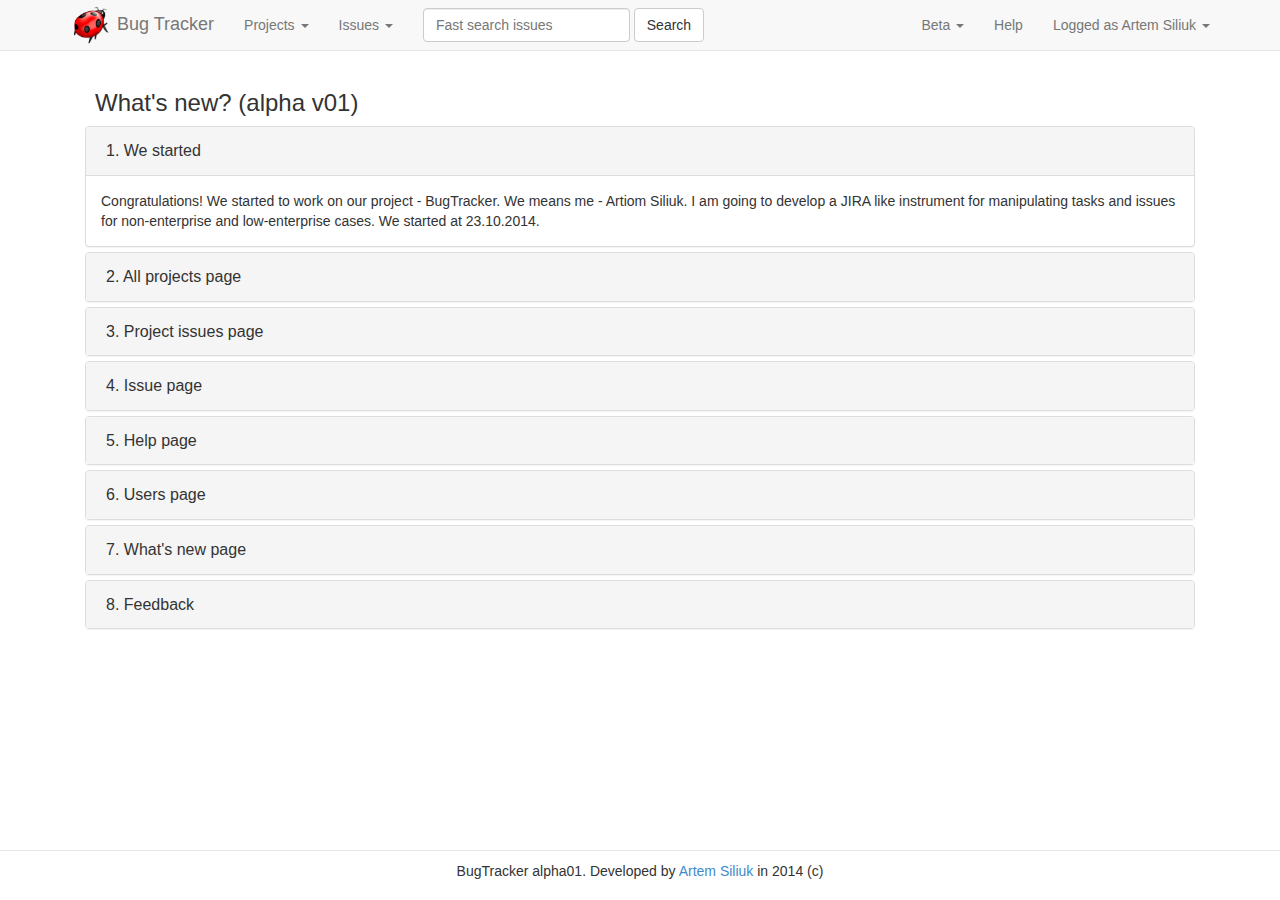
<file: new.html>
<!DOCTYPE html>
<html lang="en">
<head>
    <meta charset="utf-8">
    <meta http-equiv="X-UA-Compatible" content="IE=edge">
    <meta name="viewport" content="width=device-width, initial-scale=1">
    <title>Bug Tracker</title>

    <!-- Bootstrap -->
    <link href="css/bootstrap.min.css" rel="stylesheet">
    <link href="css/style.css" rel="stylesheet">
    <link href="logo.png" rel="shortcut icon" type="image/x-icon"/>

    <!-- HTML5 Shim and Respond.js IE8 support of HTML5 elements and media queries -->
    <!-- WARNING: Respond.js doesn't work if you view the page via file:// -->
    <!--[if lt IE 9]>
    <script src="https://oss.maxcdn.com/html5shiv/3.7.2/html5shiv.min.js"></script>
    <script src="https://oss.maxcdn.com/respond/1.4.2/respond.min.js"></script>
    <![endif]-->
</head>
<body>
<div id="header">
    <nav class="navbar navbar-default navbar-fixed-top" role="navigation">
        <div class="container">
            <!-- Brand and toggle get grouped for better mobile display -->
            <div class="navbar-header">
                <button type="button" class="navbar-toggle collapsed" data-toggle="collapse"
                        data-target="#bs-example-navbar-collapse-1">
                    <span class="sr-only">Toggle navigation</span>
                    <span class="icon-bar"></span>
                    <span class="icon-bar"></span>
                    <span class="icon-bar"></span>
                </button>
                <a class="navbar-brand" href="index.html">
                    <img alt="Brand" src="img/logo.png" height="42px"> Bug Tracker </a>
            </div>

            <!-- Collect the nav links, forms, and other content for toggling -->
            <div class="collapse navbar-collapse" id="bs-example-navbar-collapse-1">
                <ul class="nav navbar-nav">
                    <li class="dropdown">
                        <a href="#" class="dropdown-toggle" data-toggle="dropdown">Projects <span class="caret"></span></a>
                        <ul class="dropdown-menu" role="menu">
                            <li><a href="#">Current project</a></li>
                            <li class="divider"></li>
                            <li><a href="project.html?id=1">Vimpelcom</a></li>
                            <li><a href="project.html?id=2">NC.CSS</a></li>
                            <li><a href="#">Sumy Courses</a></li>
                            <li class="divider"></li>
                            <li><a href="index.html">All projects</a></li>
                        </ul>
                    </li>
                    <li class="dropdown">
                        <a href="#" class="dropdown-toggle" data-toggle="dropdown">Issues <span
                                class="caret"></span></a>
                        <ul class="dropdown-menu" role="menu">
                            <li><a href="assigned.html">Assigned to me</a></li>
                            <li><a href="reported.html">Reported by me</a></li>
                            <li class="divider"></li>
                            <li><a href="#">All issues</a></li>
                        </ul>
                    </li>
                </ul>
                <form class="navbar-form navbar-left" role="search">
                    <div class="form-group">
                        <input type="text" class="form-control" placeholder="Fast search issues">
                    </div>
                    <button type="submit" class="btn btn-default">Search</button>
                </form>
                <ul class="nav navbar-nav navbar-right">
                    <li class="dropdown">
                        <a href="#" class="dropdown-toggle" data-toggle="dropdown">Beta <span
                                class="caret"></span></a>
                        <ul class="dropdown-menu" role="menu">
                            <li><a href="new.html">What's new</a></li>
                            <li><a href="feedback.html">Feedback</a></li>
                        </ul>
                    </li>
                    <li><a href="help.html">Help </a></li>
                    <li class="dropdown">
                        <a href="#" class="dropdown-toggle" data-toggle="dropdown">Logged as Artem Siliuk <span
                                class="caret"></span></a>
                        <ul class="dropdown-menu" role="menu">
                            <li><a href="users.html?id=1">My profile</a></li>
                            <li><a href="#">My settings</a></li>
                            <li class="divider"></li>
                            <li><a href="#">Log out</a></li>
                        </ul>
                    </li>
                </ul>
            </div>
            <!-- /.navbar-collapse -->
        </div>
        <!-- /.container-fluid -->
    </nav>


</div>
<div class="container">
    <div id="content">
        <div class="col-sm-8">
            <h3>What's new? (alpha v01)</h3>
        </div>
        <div class="col-sm-12">
            <div class="panel-group" id="accordion">
                <div class="panel panel-default">
                    <div class="panel-heading">
                        <h4 class="panel-title">
                            <a data-toggle="collapse" data-parent="#accordion" href="#collapseOne">
                                1. We started
                            </a>
                        </h4>
                    </div>
                    <div id="collapseOne" class="panel-collapse collapse in">
                        <div class="panel-body">
                            Congratulations! We started to work on our project - BugTracker. We means me - Artiom
                            Siliuk. I am going to develop a JIRA like instrument for manipulating tasks and issues for
                            non-enterprise and low-enterprise cases. We started at 23.10.2014.
                        </div>
                    </div>
                </div>
                <div class="panel panel-default">
                    <div class="panel-heading">
                        <h4 class="panel-title">
                            <a data-toggle="collapse" data-parent="#accordion" href="#collapseTwo">
                                2. All projects page
                            </a>
                        </h4>
                    </div>
                    <div id="collapseTwo" class="panel-collapse collapse">
                        <div class="panel-body">
                            <p>This page was created to representative a list of all projects in the system. You can
                                create
                                a new one by clicking on a "Add new project" button. You need to enter project name and
                                project code in creation form. Otherwise you'll get a validation mistake.</p>

                            <p>TODO:
                            <ul>
                                <li>validation rule on code field: no longer than 7 symbols.</li>
                            </ul>
                            </p>
                            <p><a href="index.html">Link</a></p>
                        </div>
                    </div>
                </div>
                <div class="panel panel-default">
                    <div class="panel-heading">
                        <h4 class="panel-title">
                            <a data-toggle="collapse" data-parent="#accordion" href="#collapseThree">
                                3. Project issues page
                            </a>
                        </h4>
                    </div>
                    <div id="collapseThree" class="panel-collapse collapse">
                        <div class="panel-body">
                            <p>This page was created to representative a list of issues under yhe project. You'll see a
                                table with basic information of issue in its columns. You can
                                create
                                a new one by clicking on a "Create new issue" button. You need to enter issue name,
                                issue priority and
                                description in creation form. Otherwise you'll get a validation mistake.</p>

                            <p>We added multitab functionality on project page:
                            <ul>
                                <li><b>Issues</b> tab is used to present list of all issues under current project.</li>
                                <li><b>Statistics</b> tab is used to show statistics of issues and users in current
                                    problem.
                                </li>
                                <li><b>Parameters</b> tab is used to show parameters of project and modify them using
                                    Modify button.
                                </li>
                            </ul>
                            </p>

                            <p><a href="project.html">Link</a></p>
                        </div>
                    </div>
                </div>
                <div class="panel panel-default">
                    <div class="panel-heading">
                        <h4 class="panel-title">
                            <a data-toggle="collapse" data-parent="#accordion" href="#collapseFour">
                                4. Issue page
                            </a>
                        </h4>
                    </div>
                    <div id="collapseFour" class="panel-collapse collapse">
                        <div class="panel-body">
                            <p>This page shows detail information about issue. Also you can modify it, comment, change
                                status and priority.</p>
                            <p><a href="issue.html">Link</a></p>
                        </div>
                    </div>
                </div>
                <div class="panel panel-default">
                    <div class="panel-heading">
                        <h4 class="panel-title">
                            <a data-toggle="collapse" data-parent="#accordion" href="#collapseFive">
                                5. Help page
                            </a>
                        </h4>
                    </div>
                    <div id="collapseFive" class="panel-collapse collapse">
                        <div class="panel-body">
                            <p>Help page is used for getting informations for users.</p>

                            <p>TODO:
                            <ul>
                                <li>Fill help page with information</li>
                                <li>Think about categorization</li>
                            </ul>
                            </p>
                            <p><a href="help.html">Link</a></p>
                        </div>
                    </div>
                </div>
                <div class="panel panel-default">
                    <div class="panel-heading">
                        <h4 class="panel-title">
                            <a data-toggle="collapse" data-parent="#accordion" href="#collapseSix">
                                6. Users page
                            </a>
                        </h4>
                    </div>
                    <div id="collapseSix" class="panel-collapse collapse">
                        <div class="panel-body">
                            <p>User page is created to show information about users.</p>
                            <p>We added multitab functionality to users page:</p>
                            <ul>
                                <li><b>Profile</b> tab is used to show user main parameters.</li>
                                <li><b>User statistics </b> tab is used to show statistics about user's activity (issues).</li>
                            </ul>
                            </p>
                            <p><a href="users.html?id=1">Link</a></p>
                        </div>
                    </div>
                </div>
                <div class="panel panel-default">
                    <div class="panel-heading">
                        <h4 class="panel-title">
                            <a data-toggle="collapse" data-parent="#accordion" href="#collapseSeven">
                                7. What's new page
                            </a>
                        </h4>
                    </div>
                    <div id="collapseSeven" class="panel-collapse collapse">
                        <div class="panel-body">
                            <p>This page was created to inform users about updates after release. It'll be updated after
                                every (minor or major) update of system.</p>

                            <p>It is this page</p>
                        </div>
                    </div>
                </div>
                <div class="panel panel-default">
                    <div class="panel-heading">
                        <h4 class="panel-title">
                            <a data-toggle="collapse" data-parent="#accordion" href="#collapseEight">
                                8. Feedback
                            </a>
                        </h4>
                    </div>
                    <div id="collapseEight" class="panel-collapse collapse">
                        <div class="panel-body">
                            <p>This page was created to make possible feedback from users to developer. It can be
                                possible by special form</p>

                            <p>TODO:
                            <ul>
                                <li>Add limit of sending information</li>
                                <li>Move logic to mail</li>
                            </ul>
                            </p>
                            <p><a href="feedback.html">Link</a></p>
                        </div>
                    </div>
                </div>
            </div>
        </div>
    </div>
</div>
<div id="footer">
    <nav class="navbar navbar-default navbar-fixed-bottom" role="navigation" id="footerSignature">
        <div class="container">
            <!-- Brand and toggle get grouped for better mobile display -->
            <div class="navbar-header">
                <button type="button" class="navbar-toggle collapsed" data-toggle="collapse"
                        data-target="#bs-example-navbar-collapse-1">
                    <span class="sr-only">Toggle navigation</span>
                    <span class="icon-bar"></span>
                    <span class="icon-bar"></span>
                    <span class="icon-bar"></span>
                </button>
            </div>

            <!-- Collect the nav links, forms, and other content for toggling -->
            <div class="collapse navbar-collapse">

                <div align="center">BugTracker alpha01. Developed by <a href="mailto:artem.siliuk@netcracker.com">Artem
                    Siliuk</a> in 2014 (c)
                </div>

            </div>
            <!-- /.navbar-collapse -->
        </div>
        <!-- /.container-fluid -->
    </nav>
</div>

<!-- jQuery (necessary for Bootstrap's JavaScript plugins) -->
<script src="js/jquery-1.11.1.min.js"></script>
<!-- Include all compiled plugins (below), or include individual files as needed -->
<script src="js/bootstrap.min.js"></script>
<script src="js/validateform.js"></script>
</body>
</html>
</file>
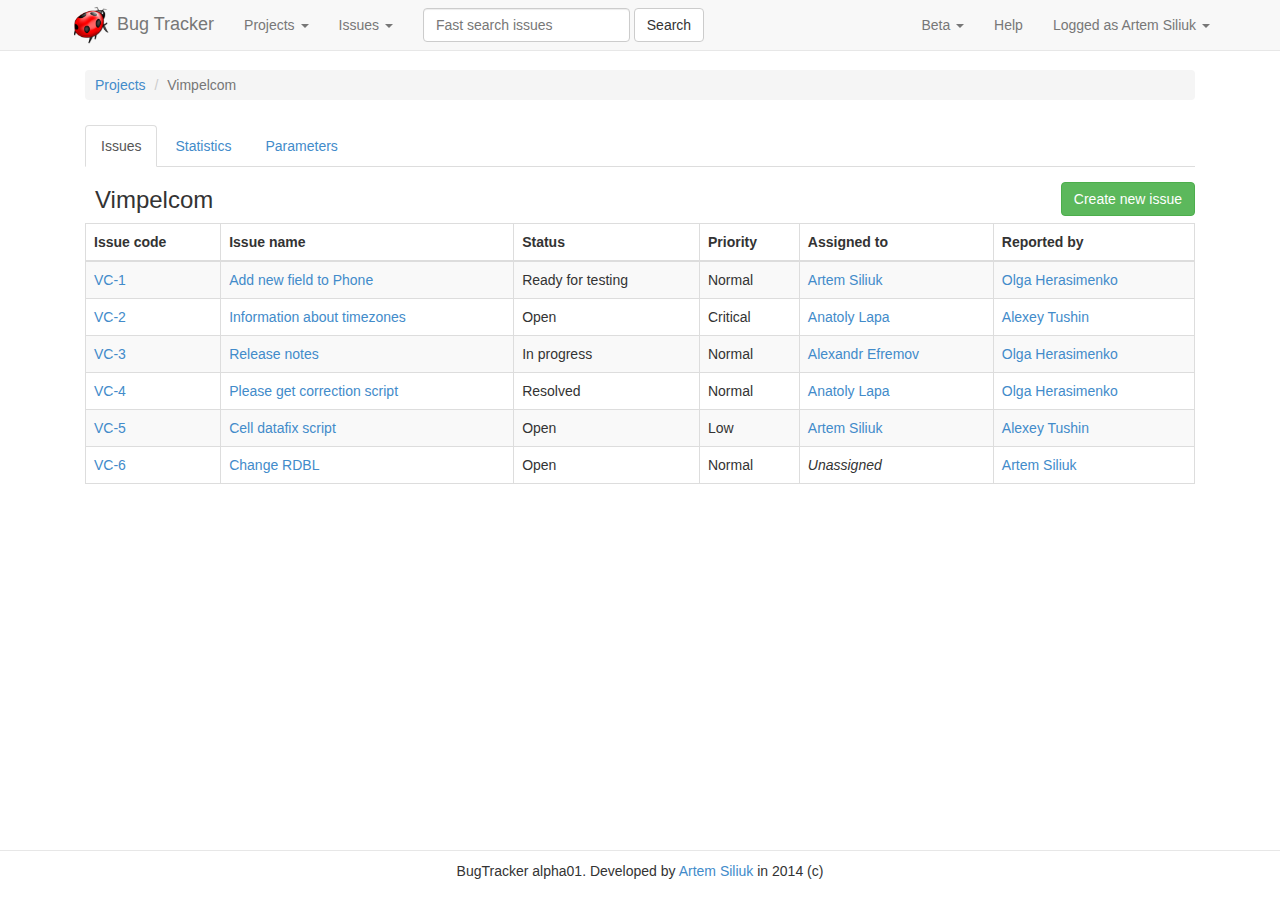
<file: project.html>
<!DOCTYPE html>
<html lang="en">
<head>
    <meta charset="utf-8">
    <meta http-equiv="X-UA-Compatible" content="IE=edge">
    <meta name="viewport" content="width=device-width, initial-scale=1">
    <title>Bug Tracker</title>

    <!-- Bootstrap -->
    <link href="css/bootstrap.min.css" rel="stylesheet">
    <link href="css/style.css" rel="stylesheet">
    <link href="logo.png" rel="shortcut icon" type="image/x-icon"/>

    <!-- HTML5 Shim and Respond.js IE8 support of HTML5 elements and media queries -->
    <!-- WARNING: Respond.js doesn't work if you view the page via file:// -->
    <!--[if lt IE 9]>
    <script src="https://oss.maxcdn.com/html5shiv/3.7.2/html5shiv.min.js"></script>
    <script src="https://oss.maxcdn.com/respond/1.4.2/respond.min.js"></script>
    <![endif]-->
</head>
<body>
<div id="header">
    <nav class="navbar navbar-default navbar-fixed-top" role="navigation">
        <div class="container">
            <!-- Brand and toggle get grouped for better mobile display -->
            <div class="navbar-header">
                <button type="button" class="navbar-toggle collapsed" data-toggle="collapse"
                        data-target="#bs-example-navbar-collapse-1">
                    <span class="sr-only">Toggle navigation</span>
                    <span class="icon-bar"></span>
                    <span class="icon-bar"></span>
                    <span class="icon-bar"></span>
                </button>
                <a class="navbar-brand" href="index.html">
                    <img alt="Brand" src="img/logo.png" height="42px"> Bug Tracker </a>
            </div>

            <!-- Collect the nav links, forms, and other content for toggling -->
            <div class="collapse navbar-collapse" id="bs-example-navbar-collapse-1">
                <ul class="nav navbar-nav">
                    <li class="dropdown">
                        <a href="#" class="dropdown-toggle" data-toggle="dropdown">Projects <span class="caret"></span></a>
                        <ul class="dropdown-menu" role="menu">
                            <li><a href="#">Current project</a></li>
                            <li class="divider"></li>
                            <li><a href="project.html?id=1">Vimpelcom</a></li>
                            <li><a href="project.html?id=2">NC.CSS</a></li>
                            <li><a href="#">Sumy Courses</a></li>
                            <li class="divider"></li>
                            <li><a href="index.html">All projects</a></li>
                        </ul>
                    </li>
                    <li class="dropdown">
                        <a href="#" class="dropdown-toggle" data-toggle="dropdown">Issues <span
                                class="caret"></span></a>
                        <ul class="dropdown-menu" role="menu">
                            <li><a href="assigned.html">Assigned to me</a></li>
                            <li><a href="reported.html">Reported by me</a></li>
                            <li class="divider"></li>
                            <li><a href="#">All issues</a></li>
                        </ul>
                    </li>
                </ul>
                <form class="navbar-form navbar-left" role="search">
                    <div class="form-group">
                        <input type="text" class="form-control" placeholder="Fast search issues">
                    </div>
                    <button type="submit" class="btn btn-default">Search</button>
                </form>
                <ul class="nav navbar-nav navbar-right">
                    <li class="dropdown">
                        <a href="#" class="dropdown-toggle" data-toggle="dropdown">Beta <span
                                class="caret"></span></a>
                        <ul class="dropdown-menu" role="menu">
                            <li><a href="new.html">What's new</a></li>
                            <li><a href="feedback.html">Feedback</a></li>
                        </ul>
                    </li>
                    <li><a href="help.html">Help </a></li>
                    <li class="dropdown">
                        <a href="#" class="dropdown-toggle" data-toggle="dropdown">Logged as Artem Siliuk <span
                                class="caret"></span></a>
                        <ul class="dropdown-menu" role="menu">
                            <li><a href="users.html?id=1">My profile</a></li>
                            <li><a href="#">My settings</a></li>
                            <li class="divider"></li>
                            <li><a href="#">Log out</a></li>
                        </ul>
                    </li>
                </ul>
            </div>
            <!-- /.navbar-collapse -->
        </div>
        <!-- /.container-fluid -->
    </nav>


</div>
<div class="container">
    <div id="content">
        <div class="col-sm-12">
            <ol class="breadcrumb">
                <li><a href="index.html">Projects</a></li>
                <li class="active">Vimpelcom</li>
            </ol>
        </div>
        <div class="col-sm-12">
            <ul class="nav nav-tabs" role="tablist">
                <li onclick="switchTab('issueTable', 'issuesTableTab')" class="active" id="issuesTableTab"><a href="#">Issues</a></li>
                <li onclick="switchTab('statisticsTable', 'statisticsTableTab')" id="statisticsTableTab"><a href="#">Statistics</a></li>
                <li onclick="switchTab('paramsTable', 'paramsTableTab')" id="paramsTableTab"><a href="#">Parameters</a></li>
            </ul>
        </div>
        <div id="issueTable" class="infoTab">
            <div class="col-sm-8">
                <h3>Vimpelcom</h3>
            </div>
            <div class="col-sm-4 controlButton">
                <div align="right">
                    <button type="button" class="btn btn-success" data-toggle="modal" data-target="#addIssueModal" onclick="resetForm('addIssueForm')">Create
                        new issue
                    </button>
                </div>

                <!-- Modal -->
                <div class="modal fade" id="addIssueModal" tabindex="-1" role="dialog" aria-labelledby="myModalLabel"
                     aria-hidden="true">
                    <div class="modal-dialog">
                        <div class="modal-content">
                            <div class="modal-header">
                                <button type="button" class="close" data-dismiss="modal"><span
                                        aria-hidden="true">&times;</span><span class="sr-only">Close</span></button>
                                <h4 class="modal-title" id="myModalLabel">Create new issue</h4>
                            </div>
                            <div class="modal-body">
                                <form role="form" id="addIssueForm" method="get" action="project.html">
                                    <input type="hidden" name="act" value="create_issue">

                                    <div class="form-group" id="issueNameGroup">
                                        <label for="issueName">Issue name</label>
                                        <input type="text" class="form-control" name="name" placeholder="Enter issue name"
                                               id="issueName" value="">
                                        <span style="display: none"
                                              class="glyphicon glyphicon-remove form-control-feedback"></span>

                                        <div style="display: none" class="alert alert-danger" role="alert">Issue name must
                                            be filled
                                        </div>
                                    </div>
                                    <div class="form-group" id="issuePriorityGroup">
                                        <label for="issuePriority">Issue priority</label>
                                        <select class="form-control" name="priority" id="issuePriority">
                                            <option>Blocker</option>
                                            <option>Critical</option>
                                            <option>Major</option>
                                            <option selected="selected">Normal</option>
                                            <option>Low</option>
                                        </select>
                                    </div>
                                    <div class="form-group" id="issueDescriptionGroup">
                                        <label for="issueDescription">Description</label>
                                        <textarea class="form-control" rows="5" id="issueDescription"
                                                  name="description" placeholder="Enter description of issue here" value=""></textarea>
                                        <span style="display: none"
                                              class="glyphicon glyphicon-remove form-control-feedback"></span>

                                        <div class="alert alert-danger" role="alert">Issue description must be filled</div>
                                    </div>
                                </form>
                            </div>
                            <div class="modal-footer">
                                <button type="button" class="btn btn-primary" onclick="validateIssueCreateForm()"
                                        form="addIssueForm">Submit
                                </button>
                                <button type="button" class="btn btn-default" data-dismiss="modal">Cancel</button>
                            </div>
                        </div>
                    </div>
                </div>


            </div>
            <div class="col-sm-12">
                <table class="table table-bordered table-striped table-hover">
                    <thead>
                    <tr>
                        <th>Issue code</th>
                        <th>Issue name</th>
                        <th>Status</th>
                        <th>Priority</th>
                        <th>Assigned to</th>
                        <th>Reported by</th>
                    </tr>
                    </thead>
                    <tbody>
                    <tr>
                        <td><a href="issue.html?id=1">VC-1</a></td>
                        <td><a href="issue.html?id=1">Add new field to Phone</a></td>
                        <td>Ready for testing</td>
                        <td>Normal</td>
                        <td><a href="users.html?id=1">Artem Siliuk</a></td>
                        <td><a href="users.html?id=1">Olga Herasimenko</a></td>
                    </tr>
                    <tr>
                        <td><a href="issue.html?id=2">VC-2</a></td>
                        <td><a href="issue.html?id=2">Information about timezones</a></td>
                        <td>Open</td>
                        <td>Critical</td>
                        <td><a href="users.html?id=2">Anatoly Lapa</a></td>
                        <td><a href="users.html?id=4">Alexey Tushin</a></td>
                    </tr>
                    <tr>
                        <td><a href="issue.html?id=3">VC-3</a></td>
                        <td><a href="issue.html?id=3">Release notes</a></td>
                        <td>In progress</td>
                        <td>Normal</td>
                        <td><a href="users.html?id=3">Alexandr Efremov</a></td>
                        <td><a href="users.html?id=1">Olga Herasimenko</a></td>
                    </tr>
                    <tr>
                        <td><a href="issue.html?id=4">VC-4</a></td>
                        <td><a href="issue.html?id=4">Please get correction script</a></td>
                        <td>Resolved</td>
                        <td>Normal</td>
                        <td><a href="users.html?id=2">Anatoly Lapa</a></td>
                        <td><a href="users.html?id=1">Olga Herasimenko</a></td>
                    </tr>
                    <tr>
                        <td><a href="issue.html?id=5">VC-5</a></td>
                        <td><a href="issue.html?id=5">Cell datafix script</a></td>
                        <td>Open</td>
                        <td>Low</td>
                        <td><a href="users.html?id=1">Artem Siliuk</a></td>
                        <td><a href="users.html?id=5">Alexey Tushin</a></td>
                    </tr>
                    <tr>
                        <td><a href="issue.html?id=6">VC-6</a></td>
                        <td><a href="issue.html?id=6">Change RDBL</a></td>
                        <td>Open</td>
                        <td>Normal</td>
                        <td><i>Unassigned</i></td>
                        <td><a href="users.html?id=1">Artem Siliuk</a></td>
                    </tr>
                    </tbody>
                </table>
            </div>
        </div>
        <div id="statisticsTable" class="infoTab" style="display: none">
            <div class="col-sm-12">
                <h3>Vimpelcom</h3>
            </div>
            <div class="col-sm-12">
                <h4>Issues statistics by status:</h4>
                <table class="table table-bordered table-striped table-hover">
                    <thead>
                    <tr>
                        <th width="83%">Issue category</th>
                        <th width="17%">Amount</th>
                    </tr>
                    </thead>
                    <tbody>
                    <tr>
                        <td>Issues opened</td>
                        <td>3</td>
                    </tr>
                    <tr>
                        <td>Issues in progress</td>
                        <td>1</td>
                    </tr>
                    <tr>
                        <td>Issues ready for testing</td>
                        <td>1</td>
                    </tr>
                    <tr>
                        <td>Issues resolved</td>
                        <td>1</td>
                    </tr>
                    <tr>
                        <td>Issues closed</td>
                        <td>0</td>
                    </tr>
                    <tr>
                        <th>Issues summary</th>
                        <th>6</th>
                    </tr>
                    </tbody>
                </table>
                <h4>Issues unresolved statistics by priority:</h4>
                <table class="table table-bordered table-striped table-hover">
                    <thead>
                    <tr>
                        <th width="83%">Issue priority</th>
                        <th width="17%">Amount</th>
                    </tr>
                    </thead>
                    <tbody>
                    <tr>
                        <td>Blocker</td>
                        <td>0</td>
                    </tr>
                    <tr>
                        <td>Critical</td>
                        <td>1</td>
                    </tr>
                    <tr>
                        <td>Major</td>
                        <td>0</td>
                    </tr>
                    <tr>
                        <td>Normal</td>
                        <td>2</td>
                    </tr>
                    <tr>
                        <td>Low</td>
                        <td>1</td>
                    </tr>
                    </tbody>
                </table>
                <h4>Users statistics:</h4>
                <table class="table table-bordered table-striped table-hover">
                    <thead>
                    <tr>
                        <th width="83%">User</th>
                        <th width="17%">Issues unresolved</th>
                    </tr>
                    </thead>
                    <tbody>
                    <tr>
                        <td><a href="users.html?id=1">Artem Siliuk</a></td>
                        <td>2</td>
                    </tr>
                    <tr>
                        <td><a href="users.html?id=2">Anatoly Lapa</a></td>
                        <td>1</td>
                    </tr>
                    <tr>
                        <td><a href="users.html?id=3">Alexandr Efremov</a></td>
                        <td>1</td>
                    </tr>
                    </tbody>
                </table>
            </div>
        </div>
        <div id="paramsTable" class="infoTab" style="display: none">
            <div class="col-sm-8">
                <h3>Vimpelcom</h3>
            </div>
            <div class="col-sm-4 controlButton">
                <div align="right">
                    <button type="button" class="btn btn-primary" form="modifyProjectForm" onclick="switchToModify('modifyProjectForm')" id="modifyButton">Modify</button>
                     <button type="button" class="btn btn-success" form="modifyProjectForm" onclick="validateProjectModifyForm()" id="submitButton" style="display: none">Submit
                     </button>
                    <button type="button" class="btn btn-default" form="modifyProjectForm" onclick="cancelModify('modifyProjectForm')" id="cancelButton" style="display: none">Cancel</button>
                </div>
            </div>
            <div class="col-sm-12">
                <form method="get" action="project.html" id="modifyProjectForm">
                    <table class="table table-striped">
                        <tr>
                            <td width="25%"><label for="projectName" class="inTableLabel">Project name:</label></td>
                            <td width="75%">
                                <div class="form-group" id="projectNameGroup">
                                    <div class="attributeValues editable">Vimpelcom</div>
                                    <input type="text" class="form-control" name="name" placeholder="Enter project name"
                                                   id="projectName" value="Vimpelcom" style="display: none">
                                    <div style="display: none" class="alert alert-danger" role="alert">Project name must
                                        be filled
                                    </div>
                                </div>
                                
                            </td>
                        </tr>
                        <tr>
                            <td><label for="projectCode" class="inTableLabel">Project code:</label></td>
                            <td>
                                <div class="form-group" id="projectCodeGroup">
                                    <div class="attributeValues editable">VC</div>
                                    <input type="text" class="form-control" name="code" placeholder="Enter project code"
                                                   id="projectCode" value="VC" style="display: none">
                                    <div style="display: none" class="alert alert-danger" role="alert">Project code must
                                        be filled
                                    </div>
                                </div>
                            </td>
                        </tr>
                        <tr>
                            <td><label class="inTableLabel">Created date</label></td>
                            <td><div class="attributeValues">24.10.2014</div></td>
                        </tr>
                    </table>
                </form>
            </div>
        </div>
    </div>
</div>
<div id="footer">
    <nav class="navbar navbar-default navbar-fixed-bottom" role="navigation" id="footerSignature">
        <div class="container">
            <!-- Brand and toggle get grouped for better mobile display -->
            <div class="navbar-header">
                <button type="button" class="navbar-toggle collapsed" data-toggle="collapse"
                        data-target="#bs-example-navbar-collapse-1">
                    <span class="sr-only">Toggle navigation</span>
                    <span class="icon-bar"></span>
                    <span class="icon-bar"></span>
                    <span class="icon-bar"></span>
                </button>
            </div>
            
            <!-- Collect the nav links, forms, and other content for toggling -->
            <div class="collapse navbar-collapse">
                
                    <div align="center">BugTracker alpha01. Developed by <a href="mailto:artem.siliuk@netcracker.com">Artem
                Siliuk</a> in 2014 (c)
                    </div>
                
            </div>
            <!-- /.navbar-collapse -->
        </div>
        <!-- /.container-fluid -->
    </nav>
</div>


<!-- jQuery (necessary for Bootstrap's JavaScript plugins) -->
<script src="js/jquery-1.11.1.min.js"></script>
<!-- Include all compiled plugins (below), or include individual files as needed -->
<script src="js/bootstrap.min.js"></script>
<script src="js/validateform.js"></script>
</body>
</html>
</file>
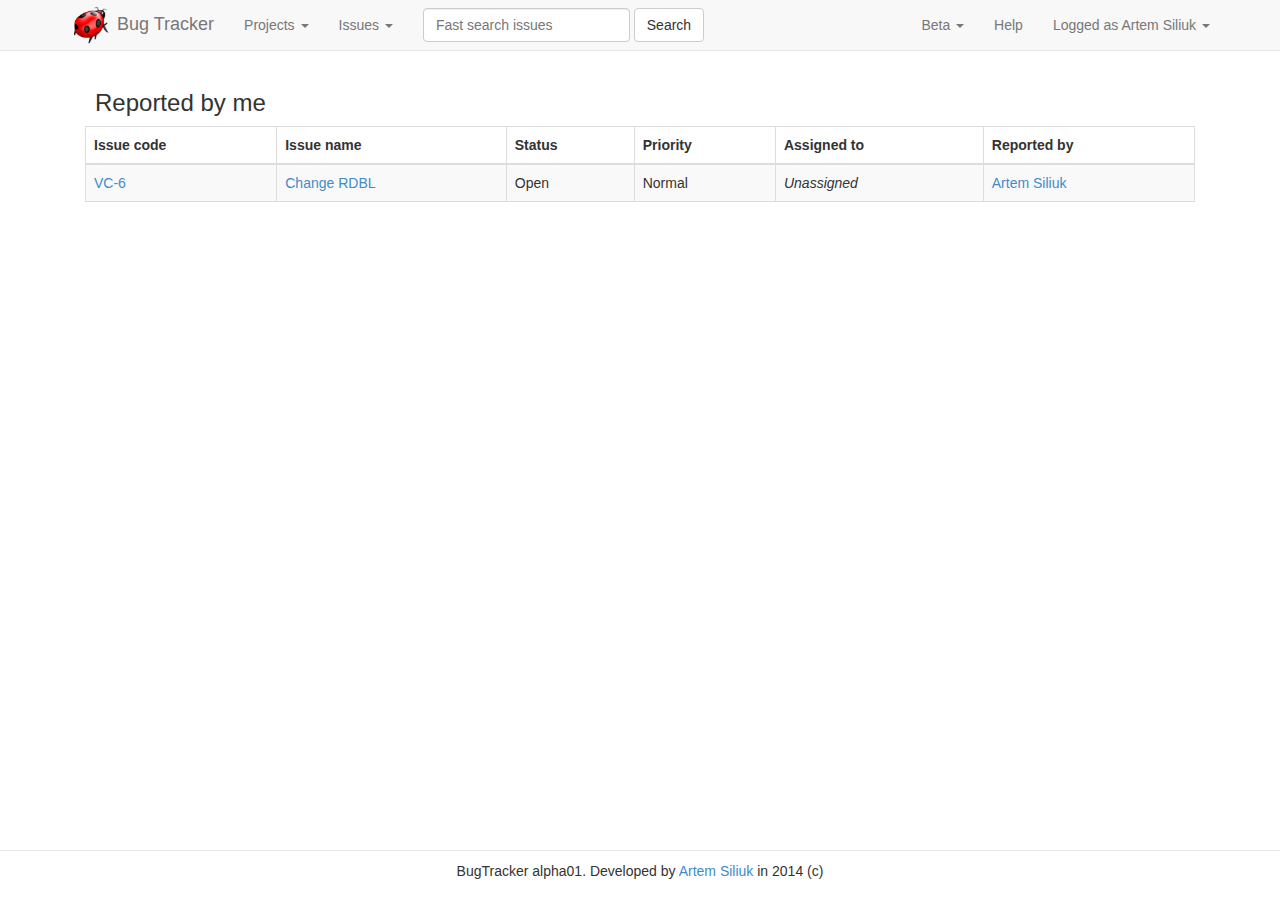
<file: reported.html>
<!DOCTYPE html>
<html lang="en">
<head>
    <meta charset="utf-8">
    <meta http-equiv="X-UA-Compatible" content="IE=edge">
    <meta name="viewport" content="width=device-width, initial-scale=1">
    <title>Bug Tracker</title>

    <!-- Bootstrap -->
    <link href="css/bootstrap.min.css" rel="stylesheet">
    <link href="css/style.css" rel="stylesheet">
    <link href="logo.png" rel="shortcut icon" type="image/x-icon"/>

    <!-- HTML5 Shim and Respond.js IE8 support of HTML5 elements and media queries -->
    <!-- WARNING: Respond.js doesn't work if you view the page via file:// -->
    <!--[if lt IE 9]>
    <script src="https://oss.maxcdn.com/html5shiv/3.7.2/html5shiv.min.js"></script>
    <script src="https://oss.maxcdn.com/respond/1.4.2/respond.min.js"></script>
    <![endif]-->
</head>
<body>
<div id="header">
    <nav class="navbar navbar-default navbar-fixed-top" role="navigation">
        <div class="container">
            <!-- Brand and toggle get grouped for better mobile display -->
            <div class="navbar-header">
                <button type="button" class="navbar-toggle collapsed" data-toggle="collapse"
                        data-target="#bs-example-navbar-collapse-1">
                    <span class="sr-only">Toggle navigation</span>
                    <span class="icon-bar"></span>
                    <span class="icon-bar"></span>
                    <span class="icon-bar"></span>
                </button>
                <a class="navbar-brand" href="index.html">
                    <img alt="Brand" src="img/logo.png" height="42px"> Bug Tracker </a>
            </div>

            <!-- Collect the nav links, forms, and other content for toggling -->
            <div class="collapse navbar-collapse" id="bs-example-navbar-collapse-1">
                <ul class="nav navbar-nav">
                    <li class="dropdown">
                        <a href="#" class="dropdown-toggle" data-toggle="dropdown">Projects <span class="caret"></span></a>
                        <ul class="dropdown-menu" role="menu">
                            <li><a href="#">Current project</a></li>
                            <li class="divider"></li>
                            <li><a href="project.html?id=1">Vimpelcom</a></li>
                            <li><a href="project.html?id=2">NC.CSS</a></li>
                            <li><a href="#">Sumy Courses</a></li>
                            <li class="divider"></li>
                            <li><a href="index.html">All projects</a></li>
                        </ul>
                    </li>
                    <li class="dropdown">
                        <a href="#" class="dropdown-toggle" data-toggle="dropdown">Issues <span
                                class="caret"></span></a>
                        <ul class="dropdown-menu" role="menu">
                            <li><a href="assigned.html">Assigned to me</a></li>
                            <li><a href="reported.html">Reported by me</a></li>
                            <li class="divider"></li>
                            <li><a href="#">All issues</a></li>
                        </ul>
                    </li>
                </ul>
                <form class="navbar-form navbar-left" role="search">
                    <div class="form-group">
                        <input type="text" class="form-control" placeholder="Fast search issues">
                    </div>
                    <button type="submit" class="btn btn-default">Search</button>
                </form>
                <ul class="nav navbar-nav navbar-right">
                    <li class="dropdown">
                        <a href="#" class="dropdown-toggle" data-toggle="dropdown">Beta <span
                                class="caret"></span></a>
                        <ul class="dropdown-menu" role="menu">
                            <li><a href="new.html">What's new</a></li>
                            <li><a href="feedback.html">Feedback</a></li>
                        </ul>
                    </li>
                    <li><a href="help.html">Help </a></li>
                    <li class="dropdown">
                        <a href="#" class="dropdown-toggle" data-toggle="dropdown">Logged as Artem Siliuk <span
                                class="caret"></span></a>
                        <ul class="dropdown-menu" role="menu">
                            <li><a href="users.html?id=1">My profile</a></li>
                            <li><a href="#">My settings</a></li>
                            <li class="divider"></li>
                            <li><a href="#">Log out</a></li>
                        </ul>
                    </li>
                </ul>
            </div>
            <!-- /.navbar-collapse -->
        </div>
        <!-- /.container-fluid -->
    </nav>


</div>
<div class="container">
    <div id="content">
        <div class="col-sm-8">
            <h3>Reported by me</h3>

        </div>
        <div class="col-sm-4 controlButton">
        </div>
        <div class="col-sm-12">
            <table class="table table-bordered table-striped table-hover">
                <thead>
                <tr>
                    <th>Issue code</th>
                    <th>Issue name</th>
                    <th>Status</th>
                    <th>Priority</th>
                    <th>Assigned to</th>
                    <th>Reported by</th>
                </tr>
                </thead>
                <tbody>
                <tr>
                    <td><a href="issue.html?id=6">VC-6</a></td>
                    <td><a href="issue.html?id=6">Change RDBL</a></td>
                    <td>Open</td>
                    <td>Normal</td>
                    <td><i>Unassigned</i></td>
                    <td><a href="users.html?id=1">Artem Siliuk</a></td>
                </tr>
                </tbody>
            </table>
        </div>

    </div>
</div>
<div id="footer">
    <nav class="navbar navbar-default navbar-fixed-bottom" role="navigation" id="footerSignature">
        <div class="container">
            <!-- Brand and toggle get grouped for better mobile display -->
            <div class="navbar-header">
                <button type="button" class="navbar-toggle collapsed" data-toggle="collapse"
                        data-target="#bs-example-navbar-collapse-1">
                    <span class="sr-only">Toggle navigation</span>
                    <span class="icon-bar"></span>
                    <span class="icon-bar"></span>
                    <span class="icon-bar"></span>
                </button>
            </div>
            
            <!-- Collect the nav links, forms, and other content for toggling -->
            <div class="collapse navbar-collapse">
                
                    <div align="center">BugTracker alpha01. Developed by <a href="mailto:artem.siliuk@netcracker.com">Artem
                Siliuk</a> in 2014 (c)
                    </div>
                
            </div>
            <!-- /.navbar-collapse -->
        </div>
        <!-- /.container-fluid -->
    </nav>
</div>


<!-- jQuery (necessary for Bootstrap's JavaScript plugins) -->
<script src="js/jquery-1.11.1.min.js"></script>
<!-- Include all compiled plugins (below), or include individual files as needed -->
<script src="js/bootstrap.min.js"></script>
<script src="js/validateform.js"></script>
</body>
</html>
</file>
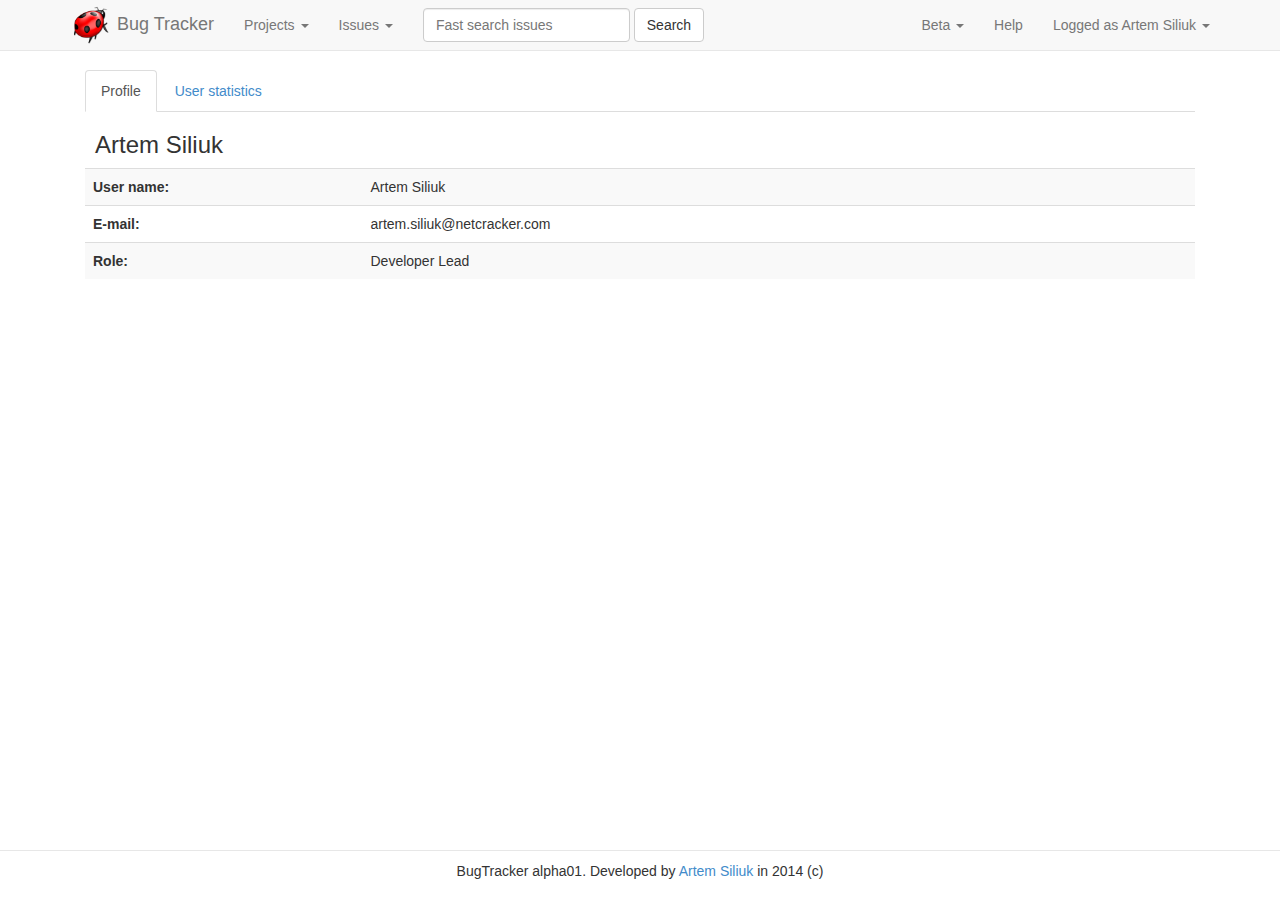
<file: users.html>
<!DOCTYPE html>
<html lang="en">
<head>
    <meta charset="utf-8">
    <meta http-equiv="X-UA-Compatible" content="IE=edge">
    <meta name="viewport" content="width=device-width, initial-scale=1">
    <title>Bug Tracker</title>

    <!-- Bootstrap -->
    <link href="css/bootstrap.min.css" rel="stylesheet">
    <link href="css/style.css" rel="stylesheet">
    <link href="logo.png" rel="shortcut icon" type="image/x-icon"/>

    <!-- HTML5 Shim and Respond.js IE8 support of HTML5 elements and media queries -->
    <!-- WARNING: Respond.js doesn't work if you view the page via file:// -->
    <!--[if lt IE 9]>
    <script src="https://oss.maxcdn.com/html5shiv/3.7.2/html5shiv.min.js"></script>
    <script src="https://oss.maxcdn.com/respond/1.4.2/respond.min.js"></script>
    <![endif]-->
</head>
<body>
<div id="header">
    <nav class="navbar navbar-default navbar-fixed-top" role="navigation">
        <div class="container">
            <!-- Brand and toggle get grouped for better mobile display -->
            <div class="navbar-header">
                <button type="button" class="navbar-toggle collapsed" data-toggle="collapse"
                        data-target="#bs-example-navbar-collapse-1">
                    <span class="sr-only">Toggle navigation</span>
                    <span class="icon-bar"></span>
                    <span class="icon-bar"></span>
                    <span class="icon-bar"></span>
                </button>
                <a class="navbar-brand" href="index.html">
                    <img alt="Brand" src="img/logo.png" height="42px"> Bug Tracker </a>
            </div>

            <!-- Collect the nav links, forms, and other content for toggling -->
            <div class="collapse navbar-collapse" id="bs-example-navbar-collapse-1">
                <ul class="nav navbar-nav">
                    <li class="dropdown">
                        <a href="#" class="dropdown-toggle" data-toggle="dropdown">Projects <span class="caret"></span></a>
                        <ul class="dropdown-menu" role="menu">
                            <li><a href="#">Current project</a></li>
                            <li class="divider"></li>
                            <li><a href="project.html?id=1">Vimpelcom</a></li>
                            <li><a href="project.html?id=2">NC.CSS</a></li>
                            <li><a href="#">Sumy Courses</a></li>
                            <li class="divider"></li>
                            <li><a href="index.html">All projects</a></li>
                        </ul>
                    </li>
                    <li class="dropdown">
                        <a href="#" class="dropdown-toggle" data-toggle="dropdown">Issues <span
                                class="caret"></span></a>
                        <ul class="dropdown-menu" role="menu">
                            <li><a href="assigned.html">Assigned to me</a></li>
                            <li><a href="reported.html">Reported by me</a></li>
                            <li class="divider"></li>
                            <li><a href="#">All issues</a></li>
                        </ul>
                    </li>
                </ul>
                <form class="navbar-form navbar-left" role="search">
                    <div class="form-group">
                        <input type="text" class="form-control" placeholder="Fast search issues">
                    </div>
                    <button type="submit" class="btn btn-default">Search</button>
                </form>
                <ul class="nav navbar-nav navbar-right">
                    <li class="dropdown">
                        <a href="#" class="dropdown-toggle" data-toggle="dropdown">Beta <span
                                class="caret"></span></a>
                        <ul class="dropdown-menu" role="menu">
                            <li><a href="new.html">What's new</a></li>
                            <li><a href="feedback.html">Feedback</a></li>
                        </ul>
                    </li>
                    <li><a href="help.html">Help </a></li>
                    <li class="dropdown">
                        <a href="#" class="dropdown-toggle" data-toggle="dropdown">Logged as Artem Siliuk <span
                                class="caret"></span></a>
                        <ul class="dropdown-menu" role="menu">
                            <li><a href="users.html?id=1">My profile</a></li>
                            <li><a href="#">My settings</a></li>
                            <li class="divider"></li>
                            <li><a href="#">Log out</a></li>
                        </ul>
                    </li>
                </ul>
            </div>
            <!-- /.navbar-collapse -->
        </div>
        <!-- /.container-fluid -->
    </nav>


</div>
<div class="container">
    <div id="content">
        <div class="col-sm-12">
            <ul class="nav nav-tabs" role="tablist">
                <li onclick="switchTab('paramsTable', 'paramsTableTab')" class="active" id="paramsTableTab"><a href="#">Profile</a></li>
                <li onclick="switchTab('statisticsTable', 'statisticsTableTab')" id="statisticsTableTab"><a href="#">User statistics</a></li>
            </ul>
        </div>
        <div id="paramsTable" class="infoTab">
            <div class="col-sm-8">
                <h3>Artem Siliuk</h3>
            </div>
            <div class="col-sm-4 controlButton">
            </div>
            <div class="col-sm-12">
                <table class="table table-striped table-hover">
                    <thead>
                    <tr>
                    </tr>
                    </thead>
                    <tbody>
                        <tr>
                            <th width="25%">User name:</th>
                            <td width="75%">Artem Siliuk</td>
                        </tr>
                        <tr>
                            <th width="25%">E-mail:</th>
                            <td width="75%">artem.siliuk@netcracker.com</td>
                        </tr>
                        <tr>
                            <th width="25%">Role:</th>
                            <td width="75%">Developer Lead</td>
                        </tr>
                    </tbody>
                </table>
            </div>
        </div>
        <div id="statisticsTable" class="infoTab" style="display: none">
            <div class="col-sm-12">
                <h3>Artem Siliuk statistics</h3>
            </div>
            <div class="col-sm-12">
                <h4>User issue statistics by status:</h4>
                <table class="table table-bordered table-striped table-hover">
                    <thead>
                    <tr>
                        <th width="83%">Issue category</th>
                        <th width="17%">Amount</th>
                    </tr>
                    </thead>
                    <tbody>
                    <tr>
                        <td>Issues opened</td>
                        <td>1</td>
                    </tr>
                    <tr>
                        <td>Issues in progress</td>
                        <td>0</td>
                    </tr>
                    <tr>
                        <td>Issues ready for testing</td>
                        <td>1</td>
                    </tr>
                    <tr>
                        <td>Issues resolved</td>
                        <td>0</td>
                    </tr>
                    <tr>
                        <td>Issues closed</td>
                        <td>0</td>
                    </tr>
                    <tr>
                        <th>Issues summary</th>
                        <th>2</th>
                    </tr>
                    </tbody>
                </table>
                <h4>Issues assigned to user</h4>
                <table class="table table-bordered table-striped table-hover">
                <thead>
                <tr>
                    <th>Issue code</th>
                    <th>Issue name</th>
                    <th>Status</th>
                    <th>Priority</th>
                    <th>Assigned to</th>
                    <th>Reported by</th>
                </tr>
                </thead>
                <tbody>
                <tr>
                    <td><a href="issue.html?id=1">VC-1</a></td>
                    <td><a href="issue.html?id=1">Add new field to Phone</a></td>
                    <td>Ready for testing</td>
                    <td>Normal</td>
                    <td><a href="users.html?id=1">Artem Siliuk</a></td>
                    <td><a href="users.html?id=1">Olga Herasimenko</a></td>
                </tr>
                <tr>
                    <td><a href="issue.html?id=5">VC-5</a></td>
                    <td><a href="issue.html?id=5">Cell datafix script</a></td>
                    <td>Open</td>
                    <td>Low</td>
                    <td><a href="users.html?id=1">Artem Siliuk</a></td>
                    <td><a href="users.html?id=5">Alexey Tushin</a></td>
                </tr>
                </tbody>
            </table>
            <h4>Issues reported by user</h4>
            <table class="table table-bordered table-striped table-hover">
                <thead>
                <tr>
                    <th>Issue code</th>
                    <th>Issue name</th>
                    <th>Status</th>
                    <th>Priority</th>
                    <th>Assigned to</th>
                    <th>Reported by</th>
                </tr>
                </thead>
                <tbody>
                <tr>
                    <td><a href="issue.html?id=6">VC-6</a></td>
                    <td><a href="issue.html?id=6">Change RDBL</a></td>
                    <td>Open</td>
                    <td>Normal</td>
                    <td><i>Unassigned</i></td>
                    <td><a href="users.html?id=1">Artem Siliuk</a></td>
                </tr>
                </tbody>
            </table>
            </div>
        </div>
    </div>
</div>
<div id="footer">
    <nav class="navbar navbar-default navbar-fixed-bottom" role="navigation" id="footerSignature">
        <div class="container">
            <!-- Brand and toggle get grouped for better mobile display -->
            <div class="navbar-header">
                <button type="button" class="navbar-toggle collapsed" data-toggle="collapse"
                        data-target="#bs-example-navbar-collapse-1">
                    <span class="sr-only">Toggle navigation</span>
                    <span class="icon-bar"></span>
                    <span class="icon-bar"></span>
                    <span class="icon-bar"></span>
                </button>
            </div>
            
            <!-- Collect the nav links, forms, and other content for toggling -->
            <div class="collapse navbar-collapse">
                
                    <div align="center">BugTracker alpha01. Developed by <a href="mailto:artem.siliuk@netcracker.com">Artem
                Siliuk</a> in 2014 (c)
                    </div>
                
            </div>
            <!-- /.navbar-collapse -->
        </div>
        <!-- /.container-fluid -->
    </nav>
</div>


<!-- jQuery (necessary for Bootstrap's JavaScript plugins) -->
<script src="js/jquery-1.11.1.min.js"></script>
<!-- Include all compiled plugins (below), or include individual files as needed -->
<script src="js/bootstrap.min.js"></script>
<script src="js/validateform.js"></script>
</body>
</html>
</file>
<file: css/style.css>
img {
    vertical-align: middle;
}

.alert {
    padding: 4px 12px;
    margin: 4px 0px;
}

.controlButton {
    padding-top: 15px;
}

h3 {
    padding: 0px 10px;
}

h4 {
    padding: 5px;
}

.listCheck {
    height: 30px;
    padding: 0px 12px;
}

.issueParams > thead > tr > th, .issueParams > tbody > tr > th, .issueParams > tfoot > tr > th, .issueParams > thead > tr > td, .issueParams > tbody > tr > td, .issueParams > tfoot > tr > td {
    border-top: 1px solid #fff;
    padding: 6px 8px;
}

#activity {
    margin-left: 10px;
}
#activity h4 {
    margin-left: 4px;
}
#feedbackSubmit {
    margin: 0px 5px 0px 0px;
}

.inTableLabel {
    margin: 0px;
    padding: 7px 0px 0px;
}

#issueText {
    padding: 7px 13px;
}

.attributeValues {
    padding: 7px 0px 7px 13px;
}

table .form-group {
    margin-bottom: 0px;
}

#footerSignature {
    padding: 10px 0px;
    background-color: #fff;
}

textarea {
    resize: vertical;
}

#feedbackForm {
    margin: 17px 0px 25px;
}

.breadcrumb {
    margin-bottom: 25px;
    padding: 5px 10px;
}

.navbar-brand {
    padding: 4px 15px;
}

.navbar-static-bottom {
    margin-bottom: 0px;
}

body {
    padding-top: 70px;
    padding-bottom: 70px;
    overflow-y: hidden !important;
}

.comment {
    padding: 20px;
}
</file>
